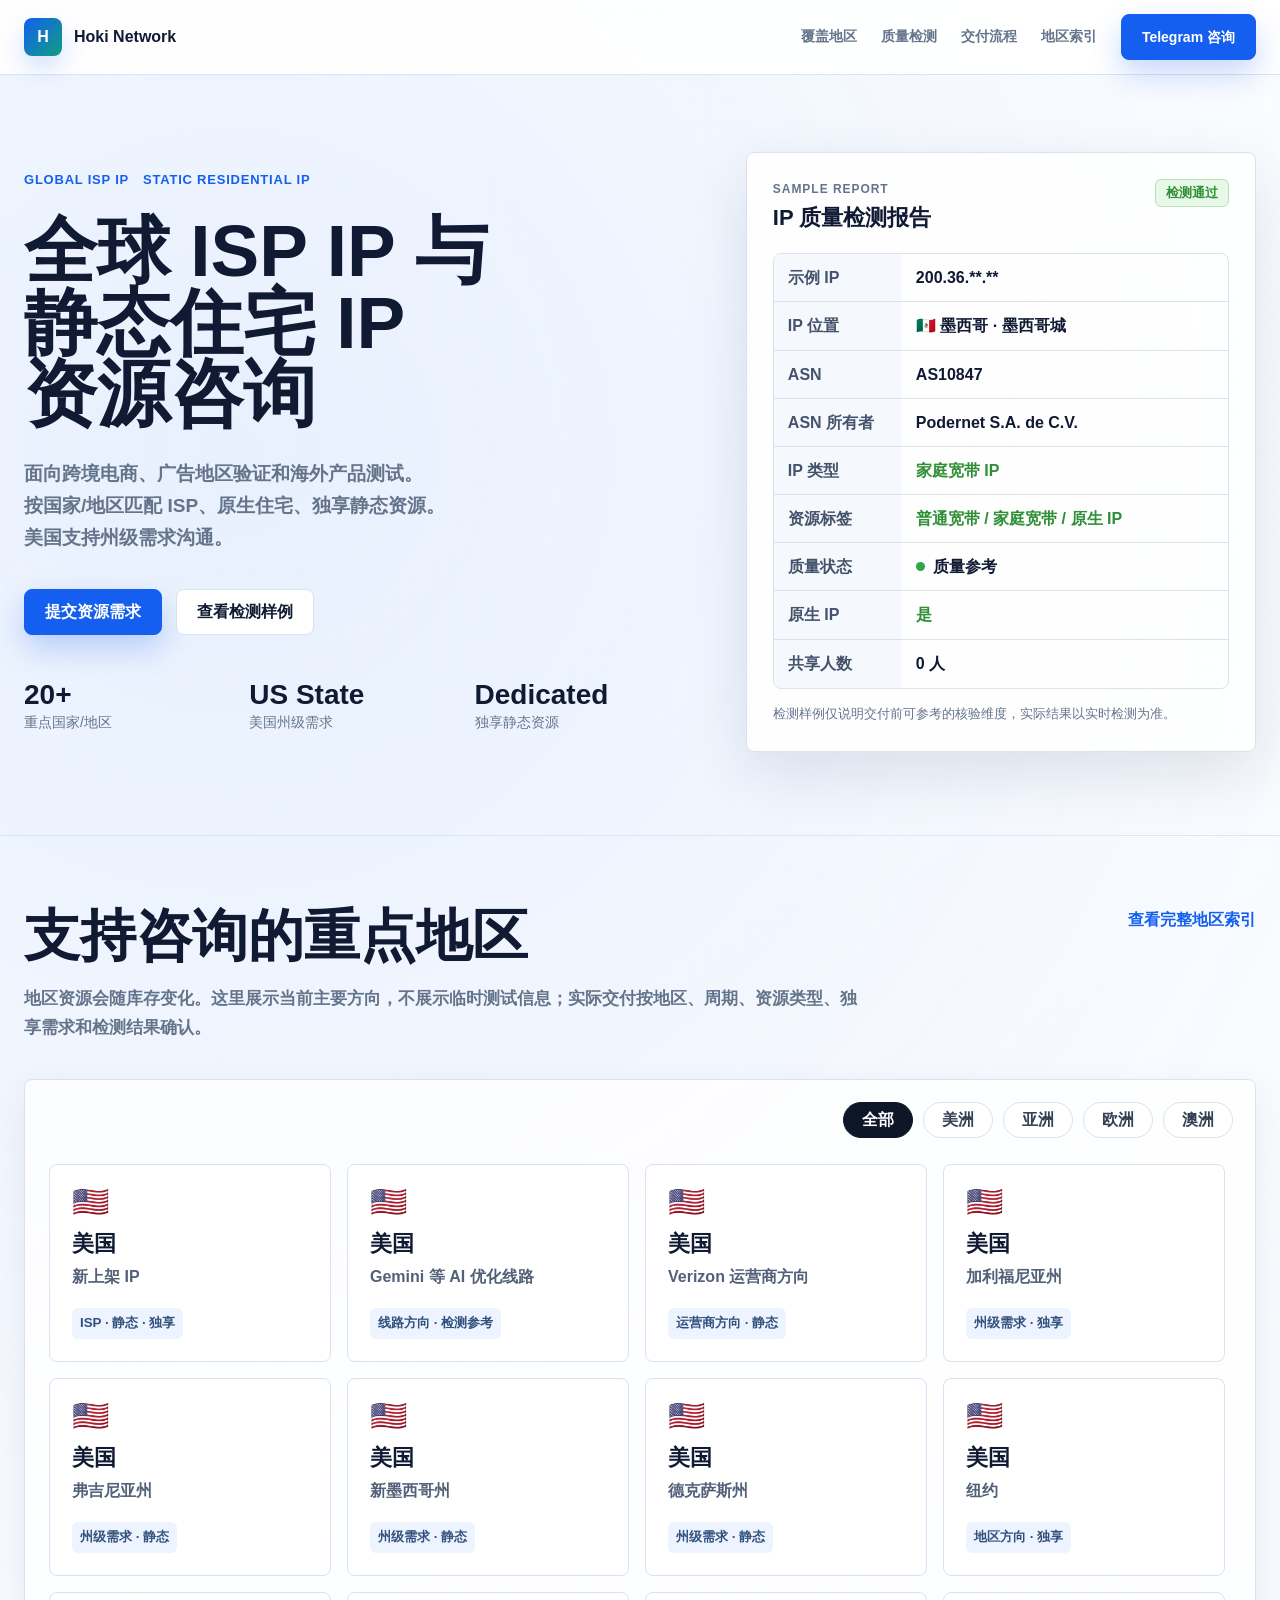
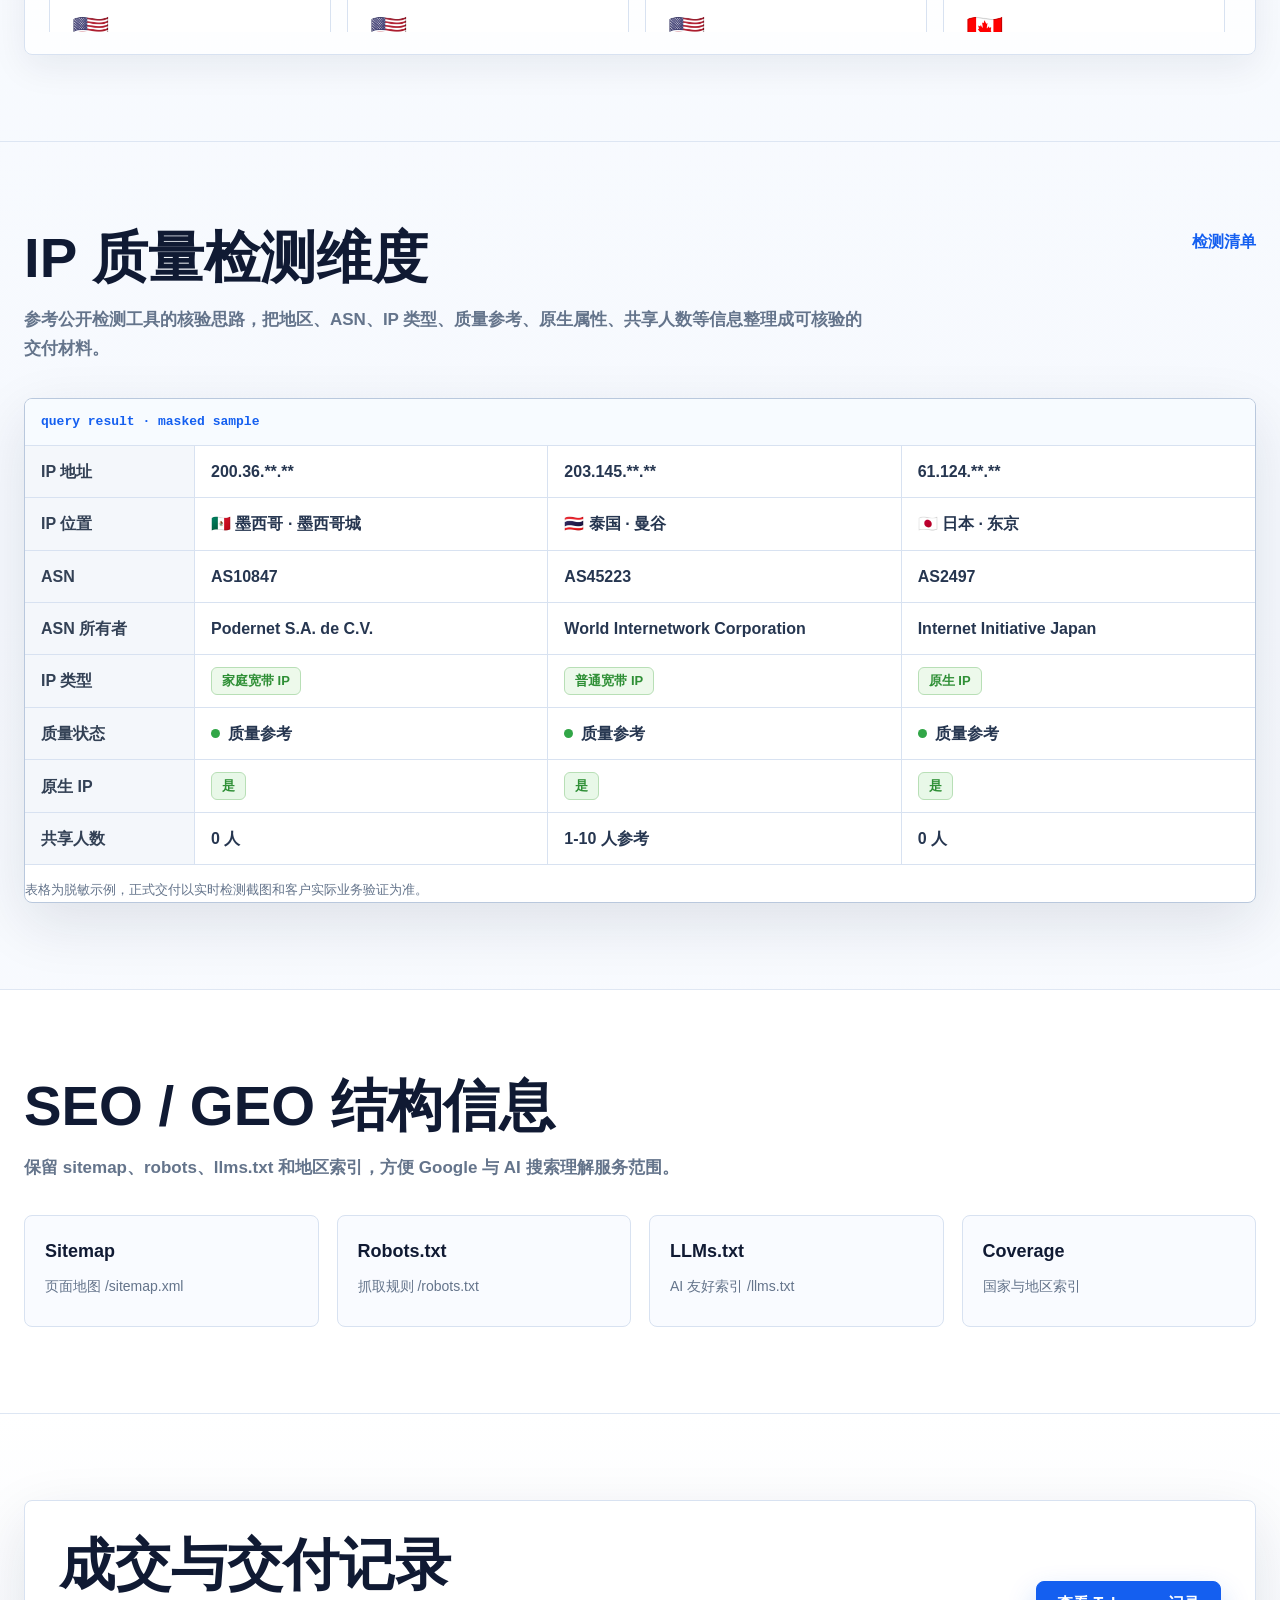
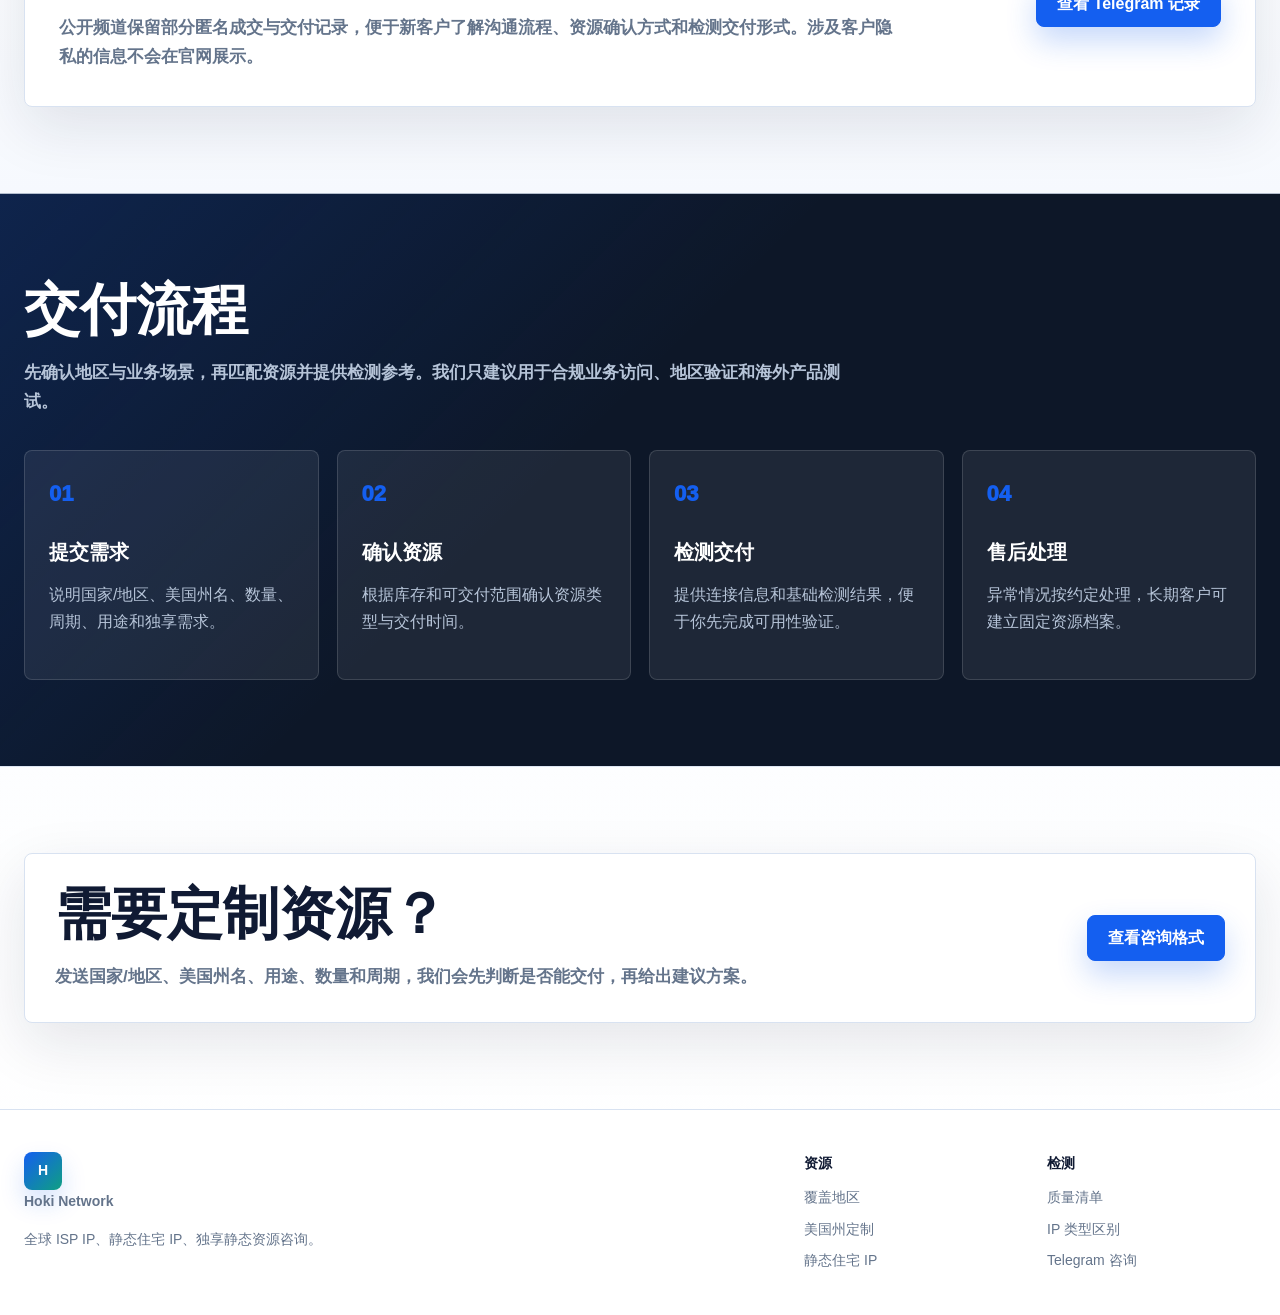
<file: index.html>
<!doctype html>
<html lang="zh-CN">
<head>
  <meta charset="utf-8">
  <meta name="viewport" content="width=device-width, initial-scale=1">
  <title>Hoki Network | 全球 ISP IP / 静态住宅 IP / 独享静态 IP 资源咨询</title>
  <meta name="description" content="Hoki Network 提供全球 ISP IP、静态住宅 IP、原生住宅 IP、独享静态 IP 资源咨询，支持美国州级需求、香港、台湾、日本、韩国、新加坡、马来西亚、越南、印尼、菲律宾、泰国、英国、德国、法国、西班牙、意大利、澳大利亚等地区。">
  <meta name="keywords" content="ISP IP, 静态住宅 IP, 原生住宅 IP, 独享静态 IP, 美国州定制 IP, 香港 ISP IP, 日本住宅 IP, IP 质量检测, 跨境电商网络环境, 广告地区验证">
  <meta property="og:title" content="Hoki Network | 全球 ISP IP 与静态住宅 IP 资源咨询">
  <meta property="og:description" content="面向跨境业务、广告地区验证、海外产品测试和稳定登录环境的全球 ISP / 原生住宅 / 独享静态 IP 资源咨询。">
  <meta property="og:url" content="https://hoki.work/">
  <meta property="og:type" content="website">
  <link rel="canonical" href="https://hoki.work/">
  <link rel="stylesheet" href="/styles.css">
  <script type="application/ld+json">
  {
    "@context": "https://schema.org",
    "@type": "Service",
    "name": "Hoki Network Global ISP IP Resource Consultation",
    "url": "https://hoki.work/",
    "provider": {
      "@type": "Organization",
      "name": "Hoki Network",
      "url": "https://hoki.work/"
    },
    "serviceType": "ISP IP, static residential IP, dedicated static IP resource consultation",
    "areaServed": [
      "United States", "Canada", "Mexico", "Brazil", "Hong Kong", "Taiwan", "Japan", "South Korea",
      "Singapore", "Malaysia", "Vietnam", "Indonesia", "Philippines", "Thailand",
      "United Kingdom", "Germany", "France", "Spain", "Italy", "Australia"
    ],
    "description": "全球 ISP IP、静态住宅 IP、原生住宅 IP、独享静态 IP 资源咨询，适合合规跨境业务访问、广告地区验证、海外产品测试和稳定登录环境。"
  }
  </script>
</head>
<body>
  <header class="site-header">
    <nav class="nav" aria-label="主导航">
      <a class="brand" href="/" aria-label="Hoki Network 首页">
        <span class="brand-mark">H</span>
        <span>Hoki Network</span>
      </a>
      <div class="nav-links">
        <a href="#coverage">覆盖地区</a>
        <a href="#quality">质量检测</a>
        <a href="#workflow">交付流程</a>
        <a href="/coverage/">地区索引</a>
        <a class="button primary" href="/contact/">Telegram 咨询</a>
      </div>
    </nav>
  </header>

  <main>
    <section class="hero premium-hero">
      <div class="hero-copy">
        <p class="service-line"><span>Global ISP IP</span><span>Static Residential IP</span></p>
        <h1><span>全球 ISP IP 与</span><span>静态住宅 IP</span><span>资源咨询</span></h1>
        <p class="hero-lede"><span>面向跨境电商、广告地区验证和海外产品测试。</span><span>按国家/地区匹配 ISP、原生住宅、独享静态资源。</span><span>美国支持州级需求沟通。</span></p>
        <div class="hero-actions">
          <a class="button primary" href="/contact/">提交资源需求</a>
          <a class="button" href="#quality">查看检测样例</a>
        </div>
        <div class="hero-proof" aria-label="核心能力">
          <div><strong>20+</strong>重点国家/地区</div>
          <div><strong>US State</strong>美国州级需求</div>
          <div><strong>Dedicated</strong>独享静态资源</div>
        </div>
      </div>

      <aside class="quality-card hero-report" aria-label="IP 质量检测报告示例">
        <div class="report-head">
          <div>
            <span class="mini-label">Sample report</span>
            <h2>IP 质量检测报告</h2>
          </div>
          <span class="status-badge pass">检测通过</span>
        </div>
        <div class="report-table compact">
          <div class="report-row"><span>示例 IP</span><strong>200.36.**.**</strong></div>
          <div class="report-row"><span>IP 位置</span><strong>🇲🇽 墨西哥 · 墨西哥城</strong></div>
          <div class="report-row"><span>ASN</span><strong>AS10847</strong></div>
          <div class="report-row"><span>ASN 所有者</span><strong>Podernet S.A. de C.V.</strong></div>
          <div class="report-row"><span>IP 类型</span><strong><em>家庭宽带 IP</em></strong></div>
          <div class="report-row"><span>资源标签</span><strong><em>普通宽带 / 家庭宽带 / 原生 IP</em></strong></div>
          <div class="report-row"><span>质量状态</span><strong><i class="dot"></i>质量参考</strong></div>
          <div class="report-row"><span>原生 IP</span><strong><em>是</em></strong></div>
          <div class="report-row"><span>共享人数</span><strong>0 人</strong></div>
        </div>
        <p class="report-note">检测样例仅说明交付前可参考的核验维度，实际结果以实时检测为准。</p>
      </aside>
    </section>

    <section class="section flush" id="coverage">
      <div class="wrap">
        <div class="section-head">
          <div>
            <h2>支持咨询的重点地区</h2>
            <p class="section-intro">地区资源会随库存变化。这里展示当前主要方向，不展示临时测试信息；实际交付按地区、周期、资源类型、独享需求和检测结果确认。</p>
          </div>
          <a class="text-link" href="/coverage/">查看完整地区索引</a>
        </div>

        <div class="coverage-shell" aria-label="可滚动地区资源列表">
          <div class="segmented" aria-label="地区筛选">
            <button class="active" type="button" data-filter="all" aria-pressed="true">全部</button>
            <button type="button" data-filter="americas" aria-pressed="false">美洲</button>
            <button type="button" data-filter="asia" aria-pressed="false">亚洲</button>
            <button type="button" data-filter="europe" aria-pressed="false">欧洲</button>
            <button type="button" data-filter="oceania" aria-pressed="false">澳洲</button>
          </div>
          <div class="region-scroller" tabindex="0">
            <article class="market-card" data-region="americas"><span>🇺🇸</span><h3>美国</h3><p>新上架 IP</p><small>ISP · 静态 · 独享</small></article>
            <article class="market-card" data-region="americas"><span>🇺🇸</span><h3>美国</h3><p>Gemini 等 AI 优化线路</p><small>线路方向 · 检测参考</small></article>
            <article class="market-card" data-region="americas"><span>🇺🇸</span><h3>美国</h3><p>Verizon 运营商方向</p><small>运营商方向 · 静态</small></article>
            <article class="market-card" data-region="americas"><span>🇺🇸</span><h3>美国</h3><p>加利福尼亚州</p><small>州级需求 · 独享</small></article>
            <article class="market-card" data-region="americas"><span>🇺🇸</span><h3>美国</h3><p>弗吉尼亚州</p><small>州级需求 · 静态</small></article>
            <article class="market-card" data-region="americas"><span>🇺🇸</span><h3>美国</h3><p>新墨西哥州</p><small>州级需求 · 静态</small></article>
            <article class="market-card" data-region="americas"><span>🇺🇸</span><h3>美国</h3><p>德克萨斯州</p><small>州级需求 · 静态</small></article>
            <article class="market-card" data-region="americas"><span>🇺🇸</span><h3>美国</h3><p>纽约</p><small>地区方向 · 独享</small></article>
            <article class="market-card" data-region="americas"><span>🇺🇸</span><h3>美国</h3><p>华盛顿</p><small>地区方向 · 静态</small></article>
            <article class="market-card" data-region="americas"><span>🇺🇸</span><h3>美国</h3><p>芝加哥</p><small>地区方向 · 静态</small></article>
            <article class="market-card" data-region="americas"><span>🇺🇸</span><h3>美国</h3><p>马里兰州</p><small>州级需求 · 静态</small></article>
            <article class="market-card" data-region="americas"><span>🇨🇦</span><h3>加拿大</h3><p>安大略省</p><small>美洲 · 静态</small></article>
            <article class="market-card" data-region="americas"><span>🇲🇽</span><h3>墨西哥</h3><p>墨西哥城</p><small>美洲 · 原生参考</small></article>
            <article class="market-card" data-region="americas"><span>🇧🇷</span><h3>巴西</h3><p>里约热内卢</p><small>美洲 · 静态</small></article>
            <article class="market-card" data-region="asia"><span>🇭🇰</span><h3>中国香港</h3><p>香港</p><small>亚洲 · ISP</small></article>
            <article class="market-card" data-region="asia"><span>🇹🇼</span><h3>中国台湾</h3><p>台湾</p><small>亚洲 · 静态</small></article>
            <article class="market-card" data-region="asia"><span>🇯🇵</span><h3>日本</h3><p>东京</p><small>亚洲 · 原生参考</small></article>
            <article class="market-card" data-region="asia"><span>🇰🇷</span><h3>韩国</h3><p>首尔</p><small>亚洲 · 静态</small></article>
            <article class="market-card" data-region="asia"><span>🇸🇬</span><h3>新加坡</h3><p>新加坡</p><small>亚洲 · 静态</small></article>
            <article class="market-card" data-region="asia"><span>🇲🇾</span><h3>马来西亚</h3><p>吉隆坡</p><small>亚洲 · 静态</small></article>
            <article class="market-card" data-region="asia"><span>🇻🇳</span><h3>越南</h3><p>河内</p><small>亚洲 · 静态</small></article>
            <article class="market-card" data-region="asia"><span>🇮🇩</span><h3>印度尼西亚</h3><p>廖内群岛</p><small>亚洲 · 静态</small></article>
            <article class="market-card" data-region="asia"><span>🇵🇭</span><h3>菲律宾</h3><p>马尼拉</p><small>亚洲 · 静态</small></article>
            <article class="market-card" data-region="asia"><span>🇹🇭</span><h3>泰国</h3><p>曼谷</p><small>亚洲 · 静态</small></article>
            <article class="market-card" data-region="europe"><span>🇬🇧</span><h3>英国</h3><p>伦敦</p><small>欧洲 · ISP</small></article>
            <article class="market-card" data-region="europe"><span>🇩🇪</span><h3>德国</h3><p>黑森州</p><small>欧洲 · 静态</small></article>
            <article class="market-card" data-region="europe"><span>🇫🇷</span><h3>法国</h3><p>巴黎</p><small>欧洲 · 静态</small></article>
            <article class="market-card" data-region="europe"><span>🇪🇸</span><h3>西班牙</h3><p>阿拉瓦</p><small>欧洲 · 静态</small></article>
            <article class="market-card" data-region="europe"><span>🇮🇹</span><h3>意大利</h3><p>伦巴第</p><small>欧洲 · 静态</small></article>
            <article class="market-card" data-region="oceania"><span>🇦🇺</span><h3>澳大利亚</h3><p>昆士兰</p><small>澳洲 · 静态</small></article>
          </div>
        </div>
      </div>
    </section>

    <section class="section" id="quality">
      <div class="wrap">
        <div class="section-head">
          <div>
            <h2>IP 质量检测维度</h2>
            <p class="section-intro">参考公开检测工具的核验思路，把地区、ASN、IP 类型、质量参考、原生属性、共享人数等信息整理成可核验的交付材料。</p>
          </div>
          <a class="text-link" href="/ip-quality-checklist/">检测清单</a>
        </div>

        <div class="inspection-panel" aria-label="Ping0 风格 IP 质量检测表示例">
          <div class="terminal-bar">query result · masked sample</div>
          <div class="inspection-grid">
            <div class="field-label">IP 地址</div><div>200.36.**.**</div><div>203.145.**.**</div><div>61.124.**.**</div>
            <div class="field-label">IP 位置</div><div>🇲🇽 墨西哥 · 墨西哥城</div><div>🇹🇭 泰国 · 曼谷</div><div>🇯🇵 日本 · 东京</div>
            <div class="field-label">ASN</div><div>AS10847</div><div>AS45223</div><div>AS2497</div>
            <div class="field-label">ASN 所有者</div><div>Podernet S.A. de C.V.</div><div>World Internetwork Corporation</div><div>Internet Initiative Japan</div>
            <div class="field-label">IP 类型</div><div><span class="status-badge">家庭宽带 IP</span></div><div><span class="status-badge">普通宽带 IP</span></div><div><span class="status-badge">原生 IP</span></div>
            <div class="field-label">质量状态</div><div><i class="dot"></i>质量参考</div><div><i class="dot"></i>质量参考</div><div><i class="dot"></i>质量参考</div>
            <div class="field-label">原生 IP</div><div><span class="status-badge pass">是</span></div><div><span class="status-badge pass">是</span></div><div><span class="status-badge pass">是</span></div>
            <div class="field-label">共享人数</div><div>0 人</div><div>1-10 人参考</div><div>0 人</div>
          </div>
          <p class="report-note">表格为脱敏示例，正式交付以实时检测截图和客户实际业务验证为准。</p>
        </div>
      </div>
    </section>

    <section class="section signal-section">
      <div class="wrap">
        <h2>SEO / GEO 结构信息</h2>
        <p class="section-intro">保留 sitemap、robots、llms.txt 和地区索引，方便 Google 与 AI 搜索理解服务范围。</p>
        <div class="signal-grid">
          <a href="/sitemap.xml"><strong>Sitemap</strong><span>页面地图 /sitemap.xml</span></a>
          <a href="/robots.txt"><strong>Robots.txt</strong><span>抓取规则 /robots.txt</span></a>
          <a href="/llms.txt"><strong>LLMs.txt</strong><span>AI 友好索引 /llms.txt</span></a>
          <a href="/coverage/"><strong>Coverage</strong><span>国家与地区索引</span></a>
        </div>
      </div>
    </section>

    <section class="section record-section">
      <div class="wrap">
        <div class="record-box">
          <div>
            <h2>成交与交付记录</h2>
            <p class="section-intro">公开频道保留部分匿名成交与交付记录，便于新客户了解沟通流程、资源确认方式和检测交付形式。涉及客户隐私的信息不会在官网展示。</p>
          </div>
          <a class="button primary" href="https://t.me/tkpaytk/177" rel="nofollow">查看 Telegram 记录</a>
        </div>
      </div>
    </section>

    <section class="section dark" id="workflow">
      <div class="wrap">
        <h2>交付流程</h2>
        <p class="section-intro">先确认地区与业务场景，再匹配资源并提供检测参考。我们只建议用于合规业务访问、地区验证和海外产品测试。</p>
        <div class="steps">
          <div class="step"><span>01</span><strong>提交需求</strong><p>说明国家/地区、美国州名、数量、周期、用途和独享需求。</p></div>
          <div class="step"><span>02</span><strong>确认资源</strong><p>根据库存和可交付范围确认资源类型与交付时间。</p></div>
          <div class="step"><span>03</span><strong>检测交付</strong><p>提供连接信息和基础检测结果，便于你先完成可用性验证。</p></div>
          <div class="step"><span>04</span><strong>售后处理</strong><p>异常情况按约定处理，长期客户可建立固定资源档案。</p></div>
        </div>
      </div>
    </section>

    <section class="section">
      <div class="wrap">
        <div class="contact-box">
          <div>
            <h2>需要定制资源？</h2>
            <p class="section-intro">发送国家/地区、美国州名、用途、数量和周期，我们会先判断是否能交付，再给出建议方案。</p>
          </div>
          <a class="button primary" href="/contact/">查看咨询格式</a>
        </div>
      </div>
    </section>
  </main>

  <footer class="footer">
    <div class="wrap footer-grid">
      <div>
        <a class="brand" href="/"><span class="brand-mark">H</span><span>Hoki Network</span></a>
        <p>全球 ISP IP、静态住宅 IP、独享静态资源咨询。</p>
      </div>
      <div>
        <strong>资源</strong>
        <a href="/coverage/">覆盖地区</a>
        <a href="/us-state-static-ip/">美国州定制</a>
        <a href="/static-residential-ip/">静态住宅 IP</a>
      </div>
      <div>
        <strong>检测</strong>
        <a href="/ip-quality-checklist/">质量清单</a>
        <a href="/isp-ip-vs-broadband-ip/">IP 类型区别</a>
        <a href="/contact/">Telegram 咨询</a>
      </div>
    </div>
  </footer>
  <script>
    const filterButtons = document.querySelectorAll(".segmented button");
    const regionCards = document.querySelectorAll(".market-card[data-region]");
    const regionScroller = document.querySelector(".region-scroller");

    filterButtons.forEach((button) => {
      button.addEventListener("click", () => {
        const selected = button.dataset.filter;
        filterButtons.forEach((item) => {
          const isActive = item === button;
          item.classList.toggle("active", isActive);
          item.setAttribute("aria-pressed", String(isActive));
        });
        regionCards.forEach((card) => {
          card.hidden = selected !== "all" && card.dataset.region !== selected;
        });
        if (regionScroller) {
          regionScroller.scrollTo({ top: 0, left: 0, behavior: "smooth" });
        }
      });
    });
  </script>
</body>
</html>
</file>
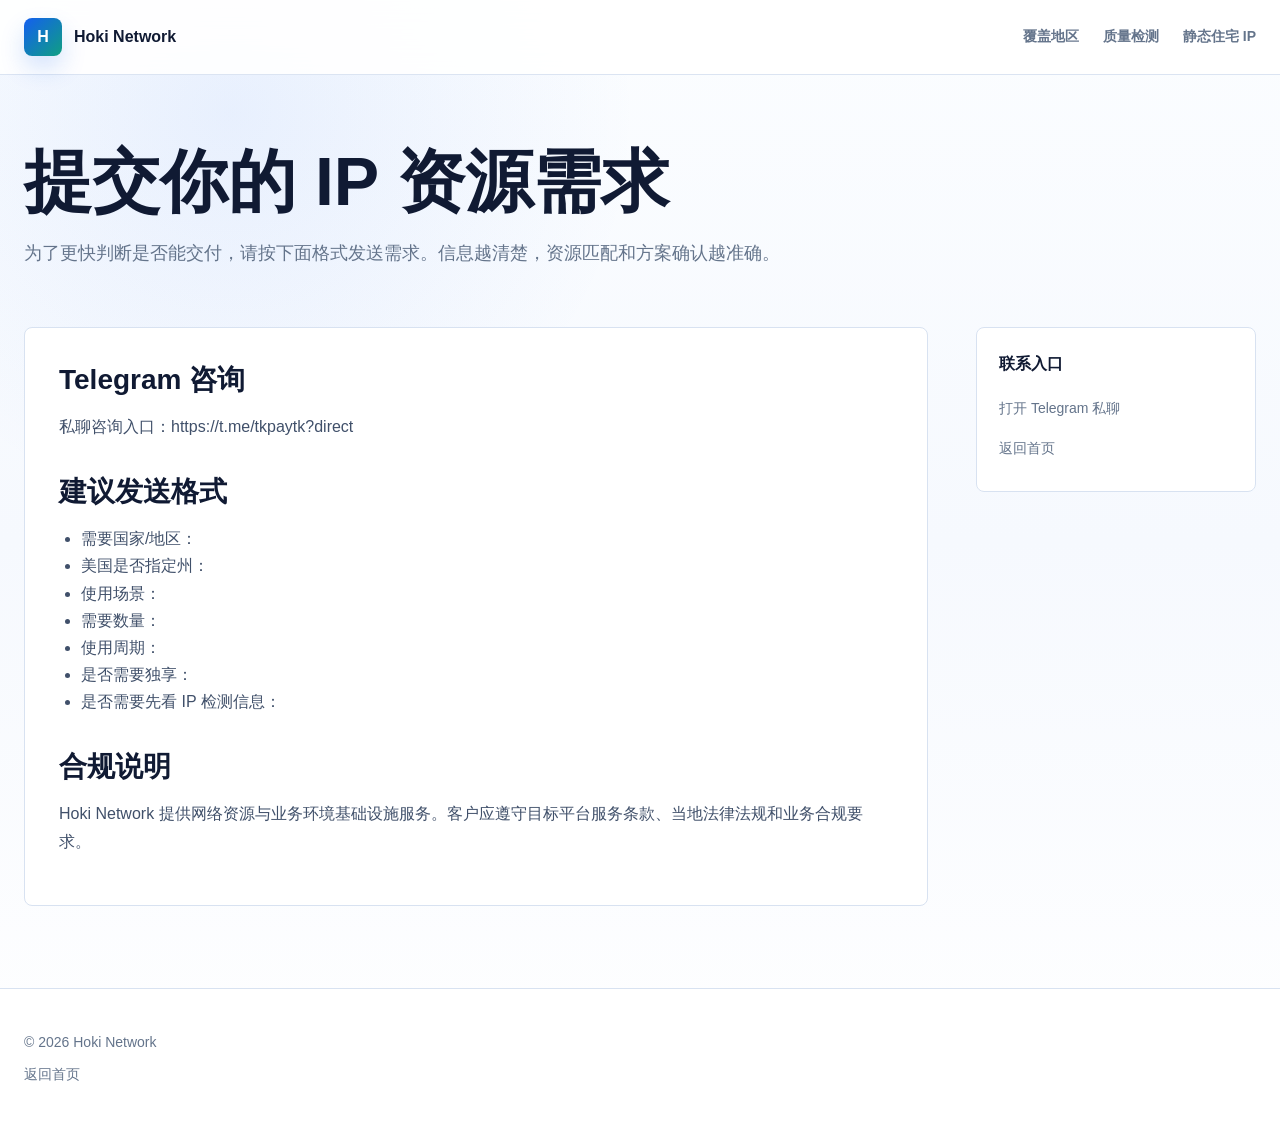
<file: contact/index.html>
<!doctype html>
<html lang="zh-CN">
<head>
  <meta charset="utf-8">
  <meta name="viewport" content="width=device-width, initial-scale=1">
  <title>联系 Hoki Network | 全球 ISP / 独享静态 IP 需求咨询</title>
  <meta name="description" content="联系 Hoki Network 咨询全球 ISP、原生住宅、独享静态 IP 资源。请提供国家/地区、美国州名、用途、数量、周期和独享需求。">
  <link rel="canonical" href="https://hoki.work/contact/">
  <link rel="stylesheet" href="/styles.css">
</head>
<body>
  <header class="site-header"><nav class="nav"><a class="brand" href="/"><span class="brand-mark">H</span><span>Hoki Network</span></a><div class="nav-links"><a href="/coverage/">覆盖地区</a><a href="/ip-quality-checklist/">质量检测</a><a href="/static-residential-ip/">静态住宅 IP</a></div></nav></header>
  <main class="wrap">
    <section class="page-hero">
      <h1>提交你的 IP 资源需求</h1>
      <p>为了更快判断是否能交付，请按下面格式发送需求。信息越清楚，资源匹配和方案确认越准确。</p>
    </section>
    <section class="article">
      <article class="article-main">
        <h2>Telegram 咨询</h2>
        <p>私聊咨询入口：<a href="https://t.me/tkpaytk?direct" rel="nofollow">https://t.me/tkpaytk?direct</a></p>
        <h2>建议发送格式</h2>
        <ul>
          <li>需要国家/地区：</li>
          <li>美国是否指定州：</li>
          <li>使用场景：</li>
          <li>需要数量：</li>
          <li>使用周期：</li>
          <li>是否需要独享：</li>
          <li>是否需要先看 IP 检测信息：</li>
        </ul>
        <h2>合规说明</h2>
        <p>Hoki Network 提供网络资源与业务环境基础设施服务。客户应遵守目标平台服务条款、当地法律法规和业务合规要求。</p>
      </article>
      <aside class="toc"><strong>联系入口</strong><a href="https://t.me/tkpaytk?direct" rel="nofollow">打开 Telegram 私聊</a><a href="/">返回首页</a></aside>
    </section>
  </main>
  <footer class="footer"><div class="wrap"><span>© 2026 Hoki Network</span><a href="/">返回首页</a></div></footer>
</body>
</html>
</file>
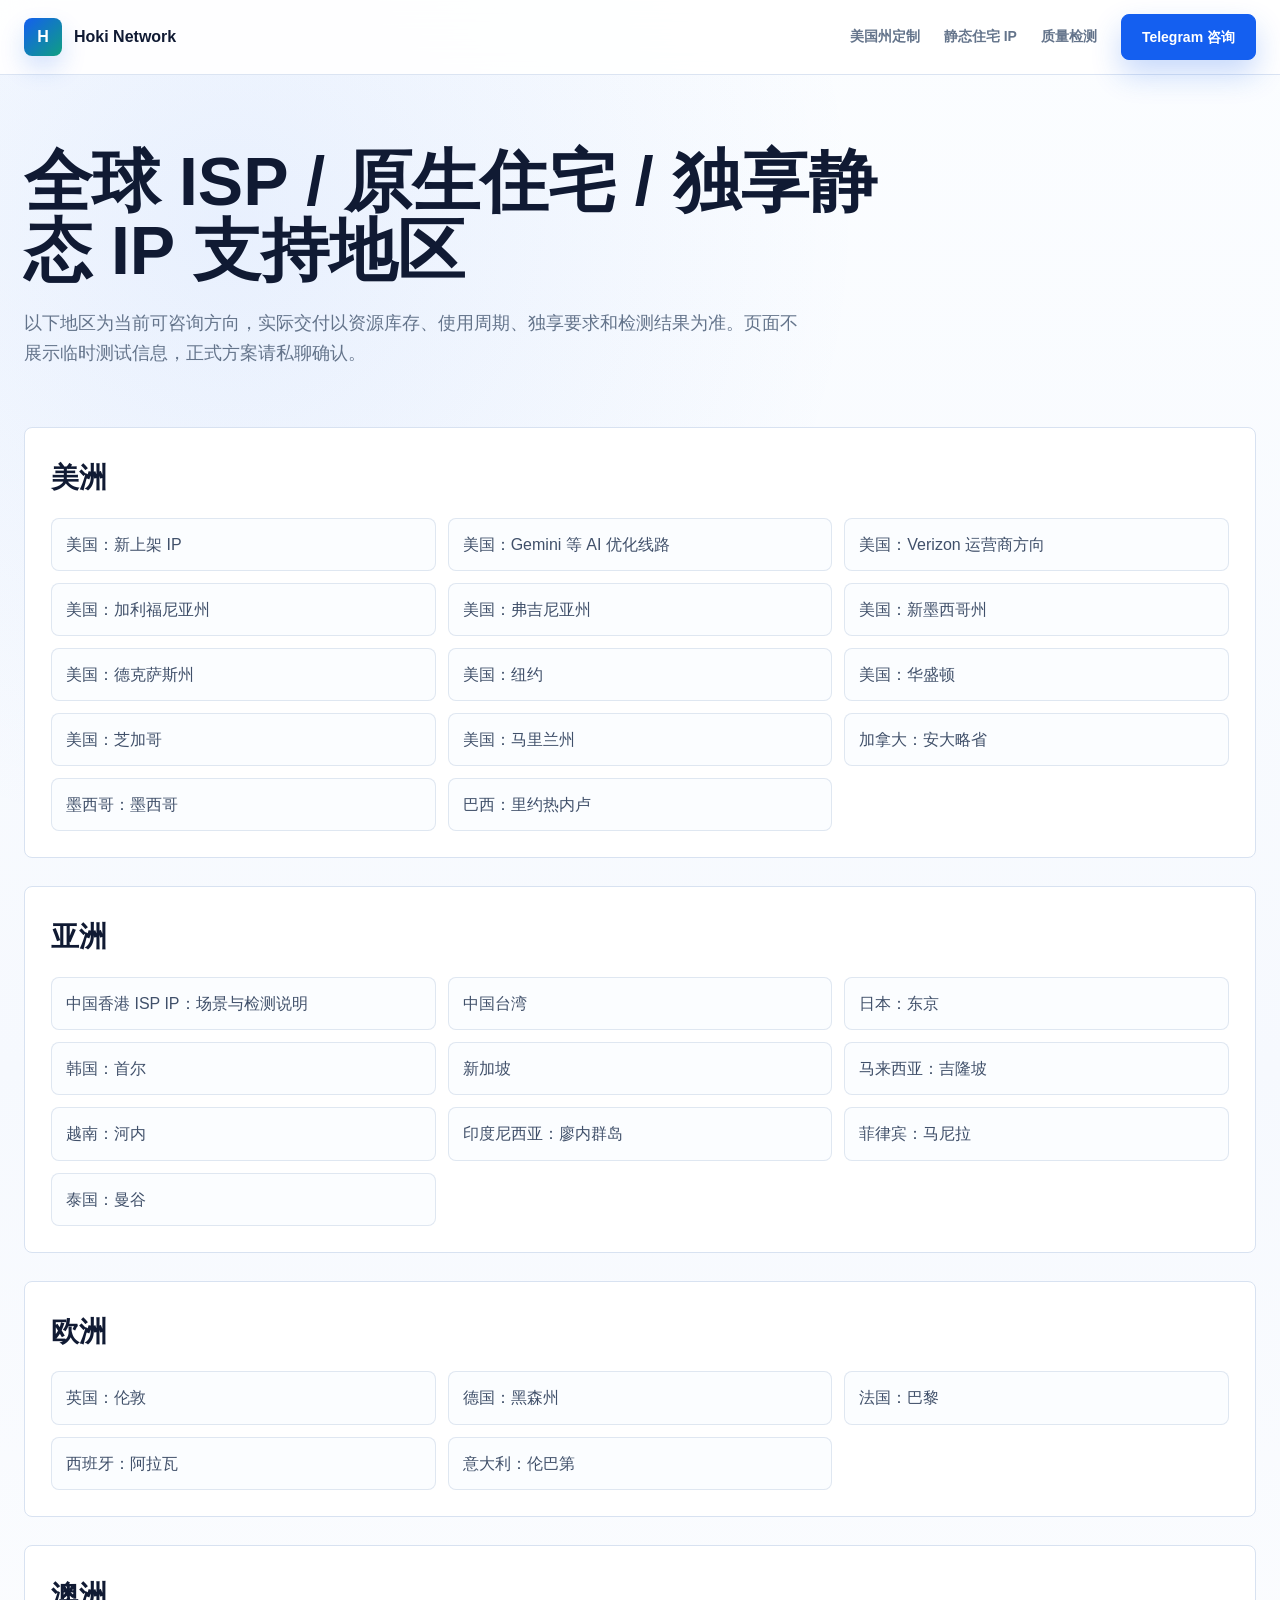
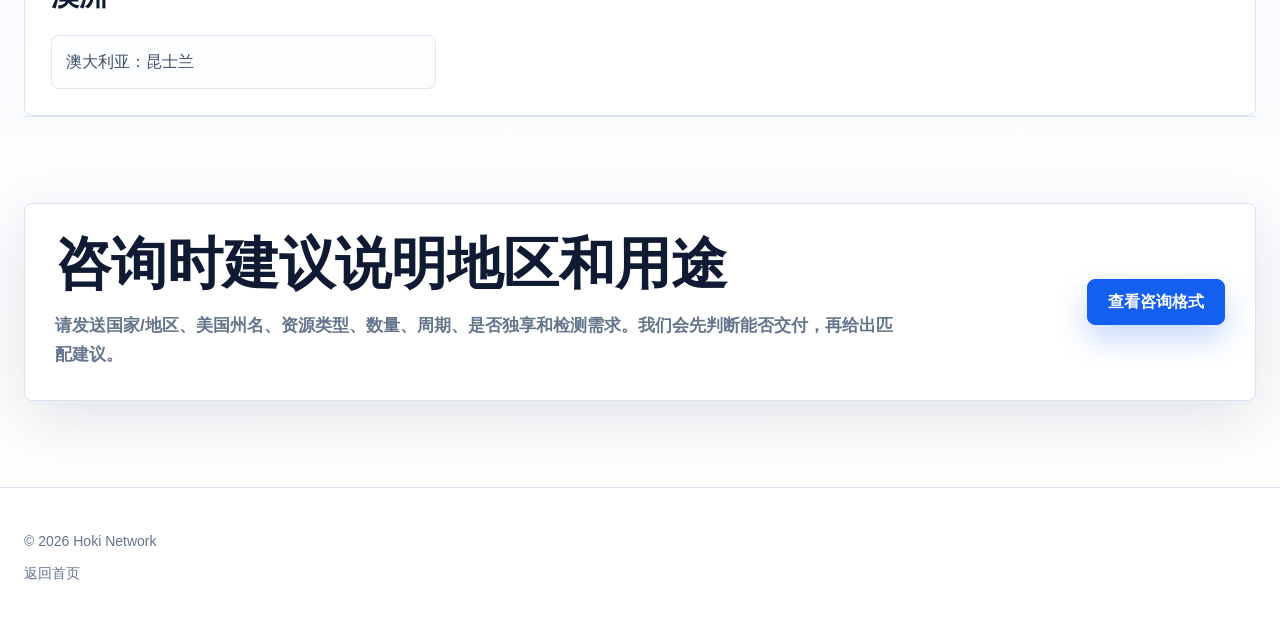
<file: coverage/index.html>
<!doctype html>
<html lang="zh-CN">
<head>
  <meta charset="utf-8">
  <meta name="viewport" content="width=device-width, initial-scale=1">
  <title>支持地区 | 全球 ISP / 原生住宅 / 独享静态 IP 覆盖范围 | Hoki Network</title>
  <meta name="description" content="Hoki Network 支持美国、加拿大、巴西、墨西哥、香港、台湾、日本、韩国、新加坡、马来西亚、越南、印尼、菲律宾、泰国、英国、德国、法国、西班牙、意大利、澳大利亚等地区 ISP、原生住宅、独享静态 IP 资源咨询。">
  <link rel="canonical" href="https://hoki.work/coverage/">
  <link rel="stylesheet" href="/styles.css">
  <script type="application/ld+json">
  {
    "@context": "https://schema.org",
    "@type": "Service",
    "name": "Global ISP and Static Residential IP Resource Consultation",
    "provider": {
      "@type": "Organization",
      "name": "Hoki Network",
      "url": "https://hoki.work/"
    },
    "areaServed": [
      "United States", "Canada", "Brazil", "Mexico", "Hong Kong", "Taiwan", "Japan", "South Korea",
      "Singapore", "Malaysia", "Vietnam", "Indonesia", "Philippines", "Thailand",
      "United Kingdom", "Germany", "France", "Spain", "Italy", "Australia"
    ],
    "serviceType": "ISP IP, static residential IP, dedicated static IP resource consultation"
  }
  </script>
</head>
<body>
  <header class="site-header">
    <nav class="nav">
      <a class="brand" href="/"><span class="brand-mark">H</span><span>Hoki Network</span></a>
      <div class="nav-links">
        <a href="/us-state-static-ip/">美国州定制</a>
        <a href="/static-residential-ip/">静态住宅 IP</a>
        <a href="/ip-quality-checklist/">质量检测</a>
        <a class="button primary" href="/contact/">Telegram 咨询</a>
      </div>
    </nav>
  </header>

  <main class="wrap">
    <section class="page-hero">
      <h1>全球 ISP / 原生住宅 / 独享静态 IP 支持地区</h1>
      <p>以下地区为当前可咨询方向，实际交付以资源库存、使用周期、独享要求和检测结果为准。页面不展示临时测试信息，正式方案请私聊确认。</p>
    </section>

    <section class="coverage-list" aria-label="覆盖地区列表">
      <div class="coverage-group">
        <h2>美洲</h2>
        <ul class="coverage-items">
          <li>美国：新上架 IP</li>
          <li>美国：Gemini 等 AI 优化线路</li>
          <li>美国：Verizon 运营商方向</li>
          <li>美国：加利福尼亚州</li>
          <li>美国：弗吉尼亚州</li>
          <li>美国：新墨西哥州</li>
          <li>美国：德克萨斯州</li>
          <li>美国：纽约</li>
          <li>美国：华盛顿</li>
          <li>美国：芝加哥</li>
          <li>美国：马里兰州</li>
          <li>加拿大：安大略省</li>
          <li>墨西哥：墨西哥</li>
          <li>巴西：里约热内卢</li>
        </ul>
      </div>

      <div class="coverage-group">
        <h2>亚洲</h2>
        <ul class="coverage-items">
          <li><a href="/hong-kong-isp-ip/">中国香港 ISP IP：场景与检测说明</a></li>
          <li>中国台湾</li>
          <li>日本：东京</li>
          <li>韩国：首尔</li>
          <li>新加坡</li>
          <li>马来西亚：吉隆坡</li>
          <li>越南：河内</li>
          <li>印度尼西亚：廖内群岛</li>
          <li>菲律宾：马尼拉</li>
          <li>泰国：曼谷</li>
        </ul>
      </div>

      <div class="coverage-group">
        <h2>欧洲</h2>
        <ul class="coverage-items">
          <li>英国：伦敦</li>
          <li>德国：黑森州</li>
          <li>法国：巴黎</li>
          <li>西班牙：阿拉瓦</li>
          <li>意大利：伦巴第</li>
        </ul>
      </div>

      <div class="coverage-group">
        <h2>澳洲</h2>
        <ul class="coverage-items">
          <li>澳大利亚：昆士兰</li>
        </ul>
      </div>
    </section>

    <section class="section">
      <div class="contact-box">
        <div>
          <h2>咨询时建议说明地区和用途</h2>
          <p class="section-intro">请发送国家/地区、美国州名、资源类型、数量、周期、是否独享和检测需求。我们会先判断能否交付，再给出匹配建议。</p>
        </div>
        <a class="button primary" href="/contact/">查看咨询格式</a>
      </div>
    </section>
  </main>

  <footer class="footer">
    <div class="wrap">
      <span>© 2026 Hoki Network</span>
      <a href="/">返回首页</a>
    </div>
  </footer>
</body>
</html>
</file>
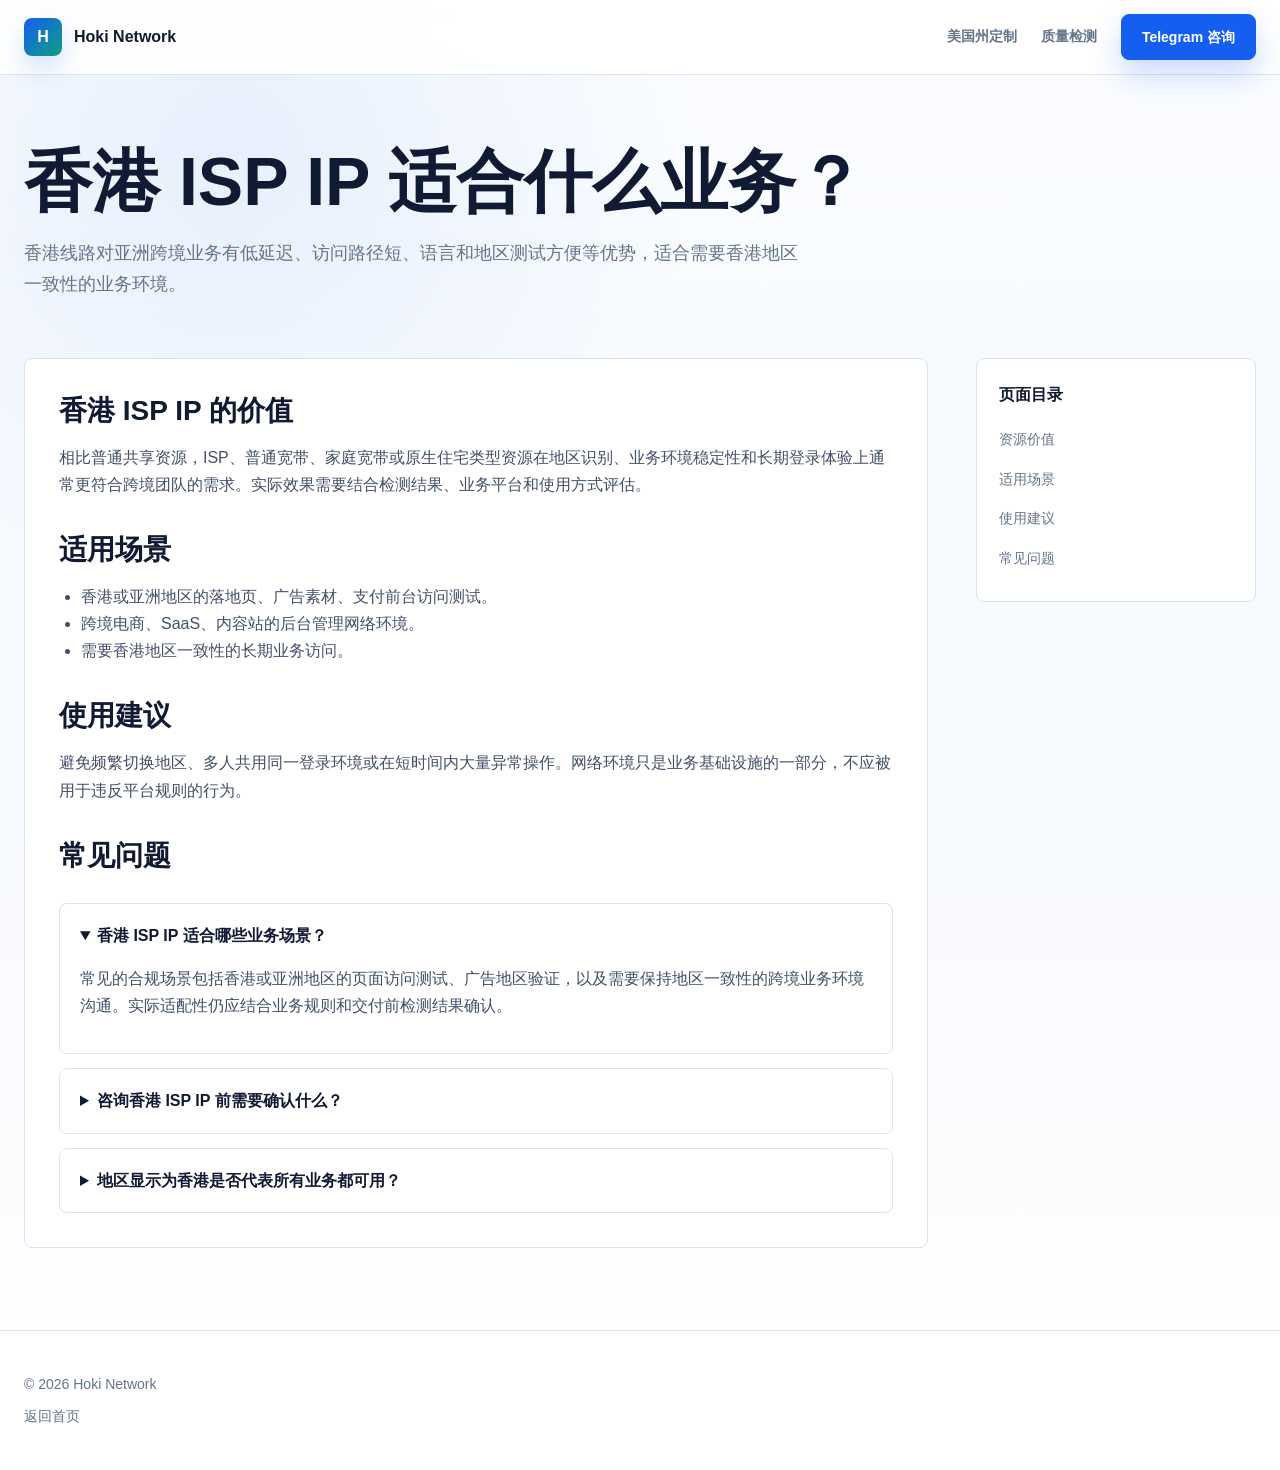
<file: hong-kong-isp-ip/index.html>
<!doctype html>
<html lang="zh-CN">
<head>
  <meta charset="utf-8">
  <meta name="viewport" content="width=device-width, initial-scale=1">
  <title>香港 ISP IP：适合哪些跨境业务与地区验证场景？| Hoki Network</title>
  <meta name="description" content="香港 ISP IP 适合亚洲地区访问测试、广告地区验证与跨境业务环境沟通。了解地区一致性、交付前检测重点和咨询时需要确认的信息。">
  <link rel="canonical" href="https://hoki.work/hong-kong-isp-ip/">
  <link rel="stylesheet" href="/styles.css">
  <script type="application/ld+json">
  {
    "@context": "https://schema.org",
    "@graph": [
      {
        "@type": "BreadcrumbList",
        "itemListElement": [
          { "@type": "ListItem", "position": 1, "name": "首页", "item": "https://hoki.work/" },
          { "@type": "ListItem", "position": 2, "name": "支持地区", "item": "https://hoki.work/coverage/" },
          { "@type": "ListItem", "position": 3, "name": "香港 ISP IP", "item": "https://hoki.work/hong-kong-isp-ip/" }
        ]
      },
      {
        "@type": "FAQPage",
        "mainEntity": [
          {
            "@type": "Question",
            "name": "香港 ISP IP 适合哪些业务场景？",
            "acceptedAnswer": {
              "@type": "Answer",
              "text": "常见的合规场景包括香港或亚洲地区的页面访问测试、广告地区验证，以及需要保持地区一致性的跨境业务环境沟通。实际适配性仍应结合业务规则和交付前检测结果确认。"
            }
          },
          {
            "@type": "Question",
            "name": "咨询香港 ISP IP 前需要确认什么？",
            "acceptedAnswer": {
              "@type": "Answer",
              "text": "建议先说明用途、使用周期、是否需要独享、预期地区及检测重点。可在交付前参考脱敏样例核验地区、ASN、IP 类型和共享情况等信息。"
            }
          },
          {
            "@type": "Question",
            "name": "地区显示为香港是否代表所有业务都可用？",
            "acceptedAnswer": {
              "@type": "Answer",
              "text": "不代表。地区信息只是核验维度之一，实际结果还会受业务平台规则、资源状态和使用方式影响。应仅用于合规业务访问、地区验证和产品测试，并以实际业务验证为准。"
            }
          }
        ]
      }
    ]
  }
  </script>
</head>
<body>
  <header class="site-header"><nav class="nav"><a class="brand" href="/"><span class="brand-mark">H</span><span>Hoki Network</span></a><div class="nav-links"><a href="/us-state-static-ip/">美国州定制</a><a href="/ip-quality-checklist/">质量检测</a><a class="button primary" href="/contact/">Telegram 咨询</a></div></nav></header>
  <main class="wrap">
    <section class="page-hero">
      <h1>香港 ISP IP 适合什么业务？</h1>
      <p>香港线路对亚洲跨境业务有低延迟、访问路径短、语言和地区测试方便等优势，适合需要香港地区一致性的业务环境。</p>
    </section>
    <section class="article">
      <article class="article-main">
        <h2 id="value">香港 ISP IP 的价值</h2>
        <p>相比普通共享资源，ISP、普通宽带、家庭宽带或原生住宅类型资源在地区识别、业务环境稳定性和长期登录体验上通常更符合跨境团队的需求。实际效果需要结合检测结果、业务平台和使用方式评估。</p>
        <h2 id="scenes">适用场景</h2>
        <ul>
          <li>香港或亚洲地区的落地页、广告素材、支付前台访问测试。</li>
          <li>跨境电商、SaaS、内容站的后台管理网络环境。</li>
          <li>需要香港地区一致性的长期业务访问。</li>
        </ul>
        <h2 id="risk">使用建议</h2>
        <p>避免频繁切换地区、多人共用同一登录环境或在短时间内大量异常操作。网络环境只是业务基础设施的一部分，不应被用于违反平台规则的行为。</p>
        <h2 id="faq">常见问题</h2>
        <div class="faq">
          <details open><summary>香港 ISP IP 适合哪些业务场景？</summary><p>常见的合规场景包括香港或亚洲地区的页面访问测试、广告地区验证，以及需要保持地区一致性的跨境业务环境沟通。实际适配性仍应结合业务规则和交付前检测结果确认。</p></details>
          <details><summary>咨询香港 ISP IP 前需要确认什么？</summary><p>建议先说明用途、使用周期、是否需要独享、预期地区及检测重点。可在交付前参考脱敏样例核验地区、ASN、IP 类型和共享情况等信息。</p></details>
          <details><summary>地区显示为香港是否代表所有业务都可用？</summary><p>不代表。地区信息只是核验维度之一，实际结果还会受业务平台规则、资源状态和使用方式影响。应仅用于合规业务访问、地区验证和产品测试，并以实际业务验证为准。</p></details>
        </div>
      </article>
      <aside class="toc"><strong>页面目录</strong><a href="#value">资源价值</a><a href="#scenes">适用场景</a><a href="#risk">使用建议</a><a href="#faq">常见问题</a></aside>
    </section>
  </main>
  <footer class="footer"><div class="wrap"><span>© 2026 Hoki Network</span><a href="/">返回首页</a></div></footer>
</body>
</html>
</file>
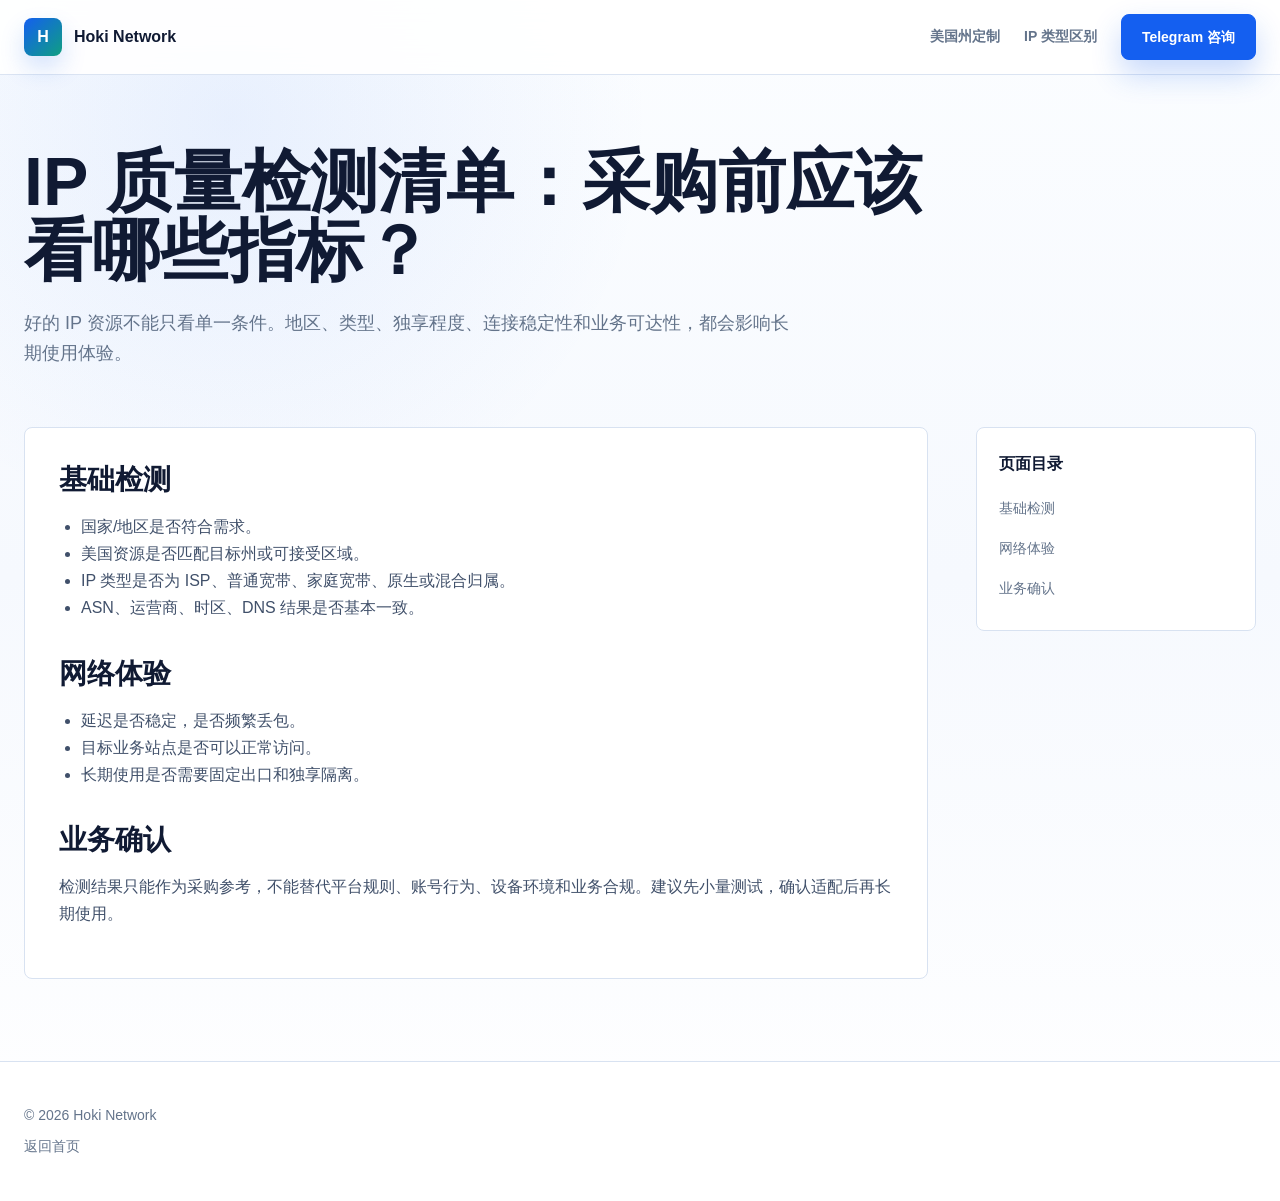
<file: ip-quality-checklist/index.html>
<!doctype html>
<html lang="zh-CN">
<head>
  <meta charset="utf-8">
  <meta name="viewport" content="width=device-width, initial-scale=1">
  <title>IP 质量检测清单：采购前应该看哪些指标？| Hoki Network</title>
  <meta name="description" content="采购 ISP、原生住宅、独享静态 IP 前，建议检查地区、ASN、IP 类型、连通性、延迟、稳定性和业务可达性。">
  <link rel="canonical" href="https://hoki.work/ip-quality-checklist/">
  <link rel="stylesheet" href="/styles.css">
</head>
<body>
  <header class="site-header"><nav class="nav"><a class="brand" href="/"><span class="brand-mark">H</span><span>Hoki Network</span></a><div class="nav-links"><a href="/us-state-static-ip/">美国州定制</a><a href="/isp-ip-vs-broadband-ip/">IP 类型区别</a><a class="button primary" href="/contact/">Telegram 咨询</a></div></nav></header>
  <main class="wrap">
    <section class="page-hero">
      <h1>IP 质量检测清单：采购前应该看哪些指标？</h1>
      <p>好的 IP 资源不能只看单一条件。地区、类型、独享程度、连接稳定性和业务可达性，都会影响长期使用体验。</p>
    </section>
    <section class="article">
      <article class="article-main">
        <h2 id="basic">基础检测</h2>
        <ul>
          <li>国家/地区是否符合需求。</li>
          <li>美国资源是否匹配目标州或可接受区域。</li>
          <li>IP 类型是否为 ISP、普通宽带、家庭宽带、原生或混合归属。</li>
          <li>ASN、运营商、时区、DNS 结果是否基本一致。</li>
        </ul>
        <h2 id="network">网络体验</h2>
        <ul>
          <li>延迟是否稳定，是否频繁丢包。</li>
          <li>目标业务站点是否可以正常访问。</li>
          <li>长期使用是否需要固定出口和独享隔离。</li>
        </ul>
        <h2 id="business">业务确认</h2>
        <p>检测结果只能作为采购参考，不能替代平台规则、账号行为、设备环境和业务合规。建议先小量测试，确认适配后再长期使用。</p>
      </article>
      <aside class="toc"><strong>页面目录</strong><a href="#basic">基础检测</a><a href="#network">网络体验</a><a href="#business">业务确认</a></aside>
    </section>
  </main>
  <footer class="footer"><div class="wrap"><span>© 2026 Hoki Network</span><a href="/">返回首页</a></div></footer>
</body>
</html>
</file>
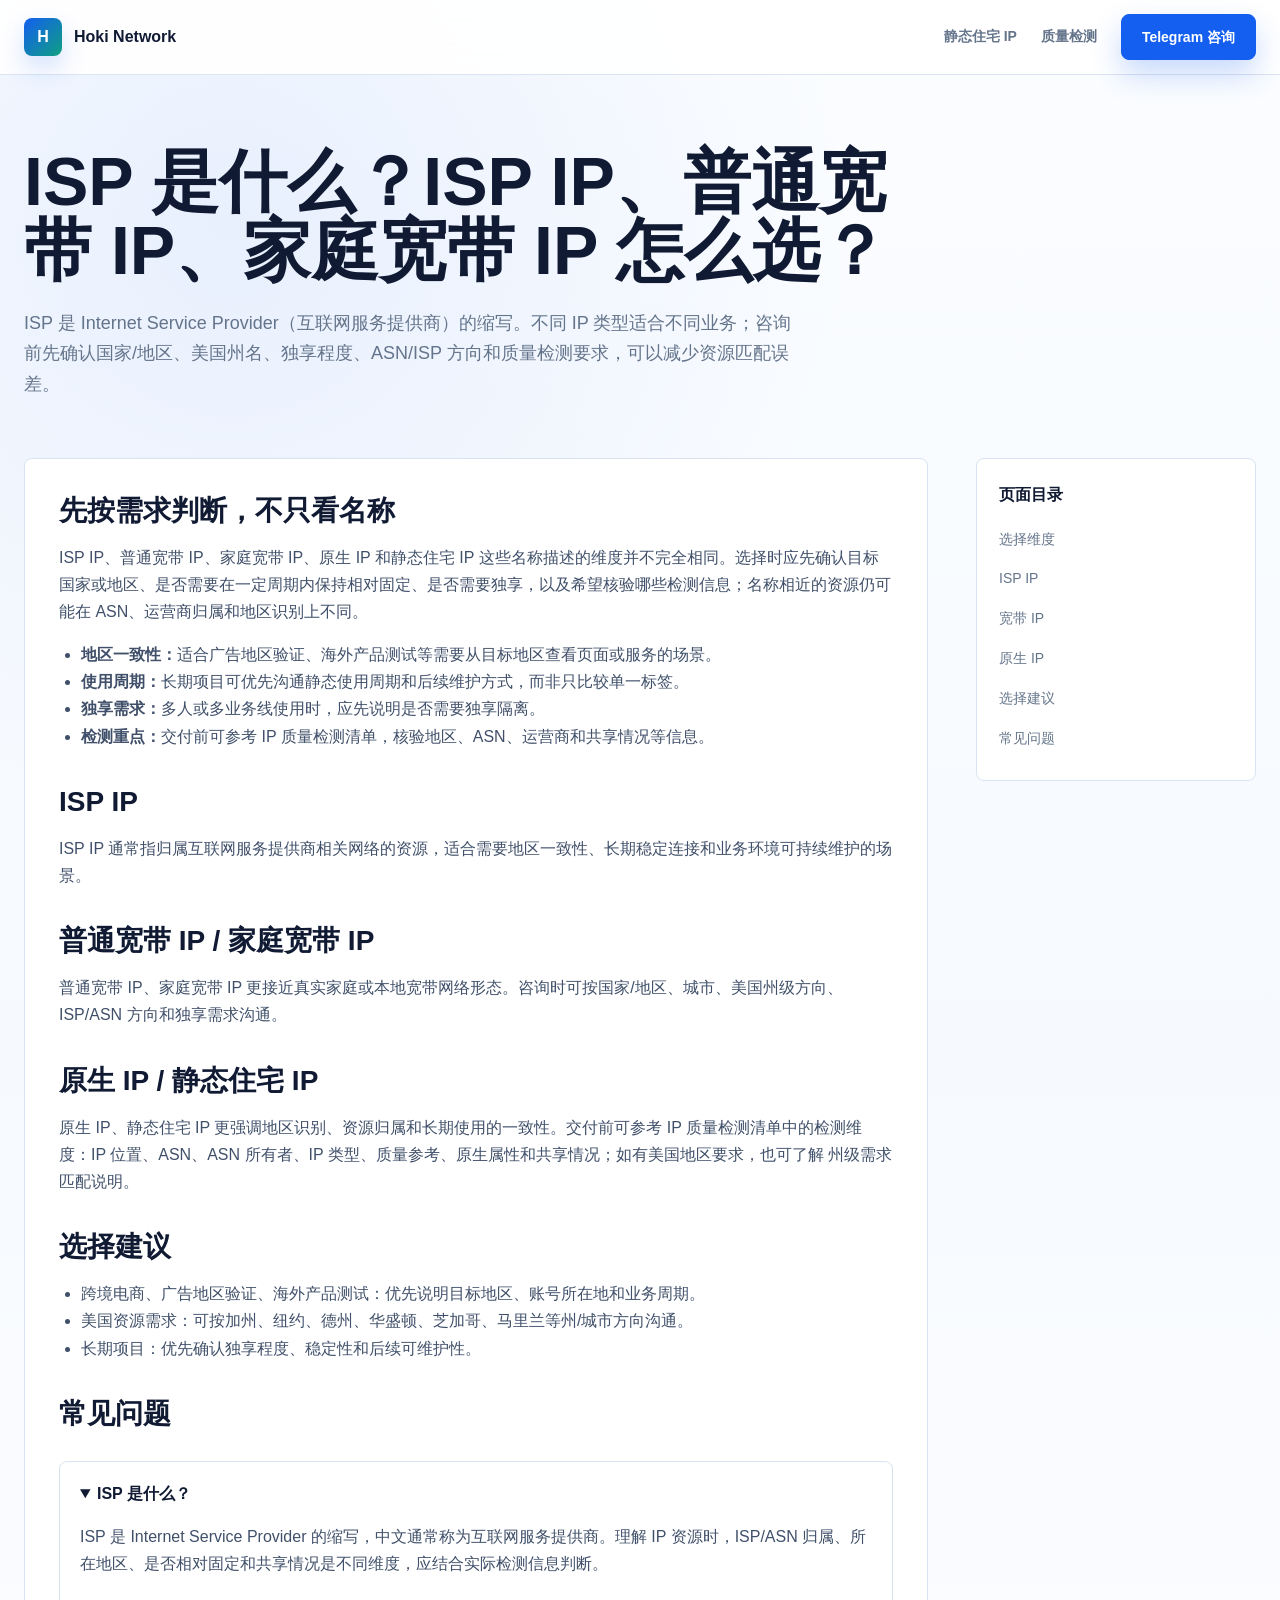
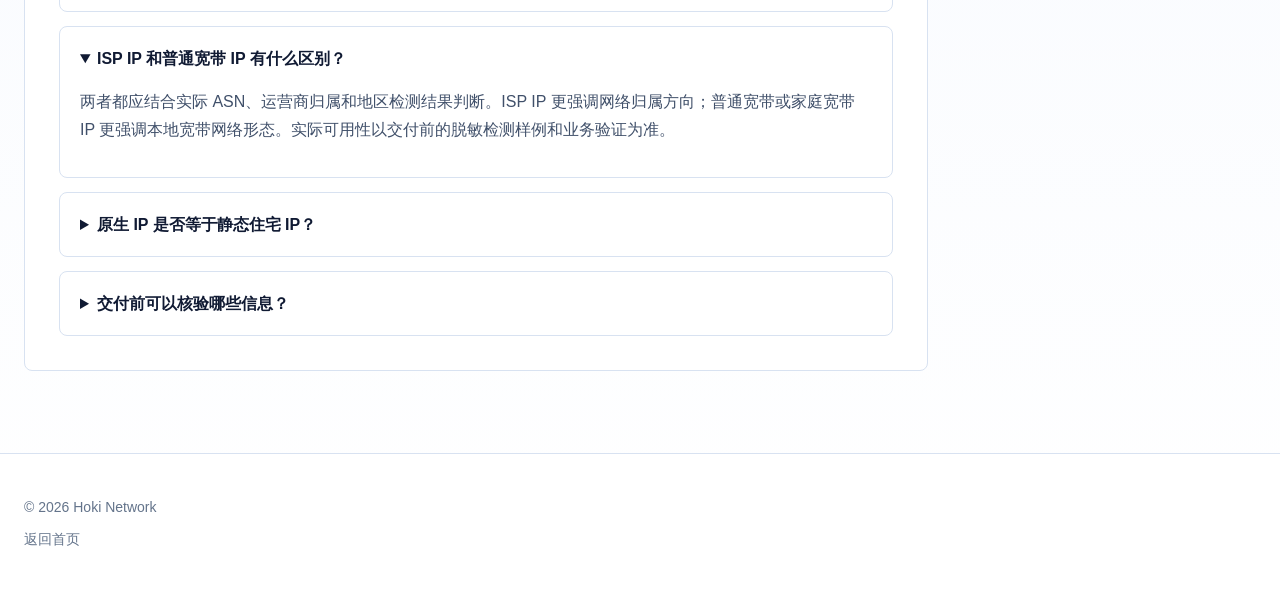
<file: isp-ip-vs-broadband-ip/index.html>
<!doctype html>
<html lang="zh-CN">
<head>
  <meta charset="utf-8">
  <meta name="viewport" content="width=device-width, initial-scale=1">
  <title>ISP 是什么？ISP IP、普通宽带 IP、家庭宽带 IP 的区别 | Hoki Network</title>
  <meta name="description" content="ISP 是互联网服务提供商。本文说明 ISP IP、普通宽带 IP、家庭宽带 IP、原生 IP 与静态住宅 IP 的区别，并整理地区、周期、独享和检测重点。">
  <link rel="canonical" href="https://hoki.work/isp-ip-vs-broadband-ip/">
  <link rel="stylesheet" href="/styles.css">
  <script type="application/ld+json">
  {
    "@context": "https://schema.org",
    "@type": "FAQPage",
    "mainEntity": [
      {
        "@type": "Question",
        "name": "ISP 是什么？",
        "acceptedAnswer": {
          "@type": "Answer",
          "text": "ISP 是 Internet Service Provider 的缩写，中文通常称为互联网服务提供商。理解 IP 资源时，ISP/ASN 归属、所在地区、是否相对固定和共享情况是不同维度，应结合实际检测信息判断。"
        }
      },
      {
        "@type": "Question",
        "name": "ISP IP 和普通宽带 IP 有什么区别？",
        "acceptedAnswer": {
          "@type": "Answer",
          "text": "两者都应结合实际 ASN、运营商归属和地区检测结果判断。ISP IP 更强调网络归属方向；普通宽带或家庭宽带 IP 更强调本地宽带网络形态。实际可用性以交付前的脱敏检测样例和业务验证为准。"
        }
      },
      {
        "@type": "Question",
        "name": "原生 IP 是否等于静态住宅 IP？",
        "acceptedAnswer": {
          "@type": "Answer",
          "text": "不完全等同。原生 IP 通常关注地址归属和地区识别；静态住宅 IP 还强调在一定周期内保持相对固定。咨询时应同时说明目标地区、使用周期、独享需求和检测重点。"
        }
      },
      {
        "@type": "Question",
        "name": "交付前可以核验哪些信息？",
        "acceptedAnswer": {
          "@type": "Answer",
          "text": "可提供脱敏 IP 质量检测样例，参考地区、ASN、ASN 所有者、IP 类型、原生属性和共享情况等维度。检测结果仅作质量参考，实际适配情况仍需结合合规业务场景验证。"
        }
      }
    ]
  }
  </script>
  <script type="application/ld+json">
  {
    "@context": "https://schema.org",
    "@type": "BreadcrumbList",
    "itemListElement": [
      {
        "@type": "ListItem",
        "position": 1,
        "name": "首页",
        "item": "https://hoki.work/"
      },
      {
        "@type": "ListItem",
        "position": 2,
        "name": "IP 类型区别",
        "item": "https://hoki.work/isp-ip-vs-broadband-ip/"
      }
    ]
  }
  </script>
</head>
<body>
  <header class="site-header"><nav class="nav"><a class="brand" href="/"><span class="brand-mark">H</span><span>Hoki Network</span></a><div class="nav-links"><a href="/static-residential-ip/">静态住宅 IP</a><a href="/ip-quality-checklist/">质量检测</a><a class="button primary" href="/contact/">Telegram 咨询</a></div></nav></header>
  <main class="wrap">
    <section class="page-hero">
      <h1>ISP 是什么？ISP IP、普通宽带 IP、家庭宽带 IP 怎么选？</h1>
      <p>ISP 是 Internet Service Provider（互联网服务提供商）的缩写。不同 IP 类型适合不同业务；咨询前先确认国家/地区、美国州名、独享程度、ASN/ISP 方向和质量检测要求，可以减少资源匹配误差。</p>
    </section>
    <section class="article">
      <article class="article-main">
        <h2 id="how-to-choose">先按需求判断，不只看名称</h2>
        <p>ISP IP、普通宽带 IP、家庭宽带 IP、原生 IP 和静态住宅 IP 这些名称描述的维度并不完全相同。选择时应先确认目标国家或地区、是否需要在一定周期内保持相对固定、是否需要独享，以及希望核验哪些检测信息；名称相近的资源仍可能在 ASN、运营商归属和地区识别上不同。</p>
        <ul>
          <li><strong>地区一致性：</strong>适合广告地区验证、海外产品测试等需要从目标地区查看页面或服务的场景。</li>
          <li><strong>使用周期：</strong>长期项目可优先沟通静态使用周期和后续维护方式，而非只比较单一标签。</li>
          <li><strong>独享需求：</strong>多人或多业务线使用时，应先说明是否需要独享隔离。</li>
          <li><strong>检测重点：</strong>交付前可参考 <a href="/ip-quality-checklist/">IP 质量检测清单</a>，核验地区、ASN、运营商和共享情况等信息。</li>
        </ul>
        <h2 id="isp">ISP IP</h2>
        <p>ISP IP 通常指归属互联网服务提供商相关网络的资源，适合需要地区一致性、长期稳定连接和业务环境可持续维护的场景。</p>
        <h2 id="broadband">普通宽带 IP / 家庭宽带 IP</h2>
        <p>普通宽带 IP、家庭宽带 IP 更接近真实家庭或本地宽带网络形态。咨询时可按国家/地区、城市、美国州级方向、ISP/ASN 方向和独享需求沟通。</p>
        <h2 id="native">原生 IP / 静态住宅 IP</h2>
        <p>原生 IP、静态住宅 IP 更强调地区识别、资源归属和长期使用的一致性。交付前可参考 <a href="/ip-quality-checklist/">IP 质量检测清单</a>中的检测维度：IP 位置、ASN、ASN 所有者、IP 类型、质量参考、原生属性和共享情况；如有美国地区要求，也可了解 <a href="/us-state-static-ip/">州级需求匹配说明</a>。</p>
        <h2 id="decision">选择建议</h2>
        <ul>
          <li>跨境电商、广告地区验证、海外产品测试：优先说明目标地区、账号所在地和业务周期。</li>
          <li>美国资源需求：可按加州、纽约、德州、华盛顿、芝加哥、马里兰等州/城市方向沟通。</li>
          <li>长期项目：优先确认独享程度、稳定性和后续可维护性。</li>
        </ul>
        <h2 id="faq">常见问题</h2>
        <div class="faq">
          <details open><summary>ISP 是什么？</summary><p>ISP 是 Internet Service Provider 的缩写，中文通常称为互联网服务提供商。理解 IP 资源时，ISP/ASN 归属、所在地区、是否相对固定和共享情况是不同维度，应结合实际检测信息判断。</p></details>
          <details open><summary>ISP IP 和普通宽带 IP 有什么区别？</summary><p>两者都应结合实际 ASN、运营商归属和地区检测结果判断。ISP IP 更强调网络归属方向；普通宽带或家庭宽带 IP 更强调本地宽带网络形态。实际可用性以交付前的脱敏检测样例和业务验证为准。</p></details>
          <details><summary>原生 IP 是否等于静态住宅 IP？</summary><p>不完全等同。原生 IP 通常关注地址归属和地区识别；静态住宅 IP 还强调在一定周期内保持相对固定。咨询时应同时说明目标地区、使用周期、独享需求和检测重点。</p></details>
          <details><summary>交付前可以核验哪些信息？</summary><p>可提供脱敏 IP 质量检测样例，参考地区、ASN、ASN 所有者、IP 类型、原生属性和共享情况等维度。检测结果仅作质量参考，实际适配情况仍需结合合规业务场景验证。</p></details>
        </div>
      </article>
      <aside class="toc"><strong>页面目录</strong><a href="#how-to-choose">选择维度</a><a href="#isp">ISP IP</a><a href="#broadband">宽带 IP</a><a href="#native">原生 IP</a><a href="#decision">选择建议</a><a href="#faq">常见问题</a></aside>
    </section>
  </main>
  <footer class="footer"><div class="wrap"><span>© 2026 Hoki Network</span><a href="/">返回首页</a></div></footer>
</body>
</html>
</file>
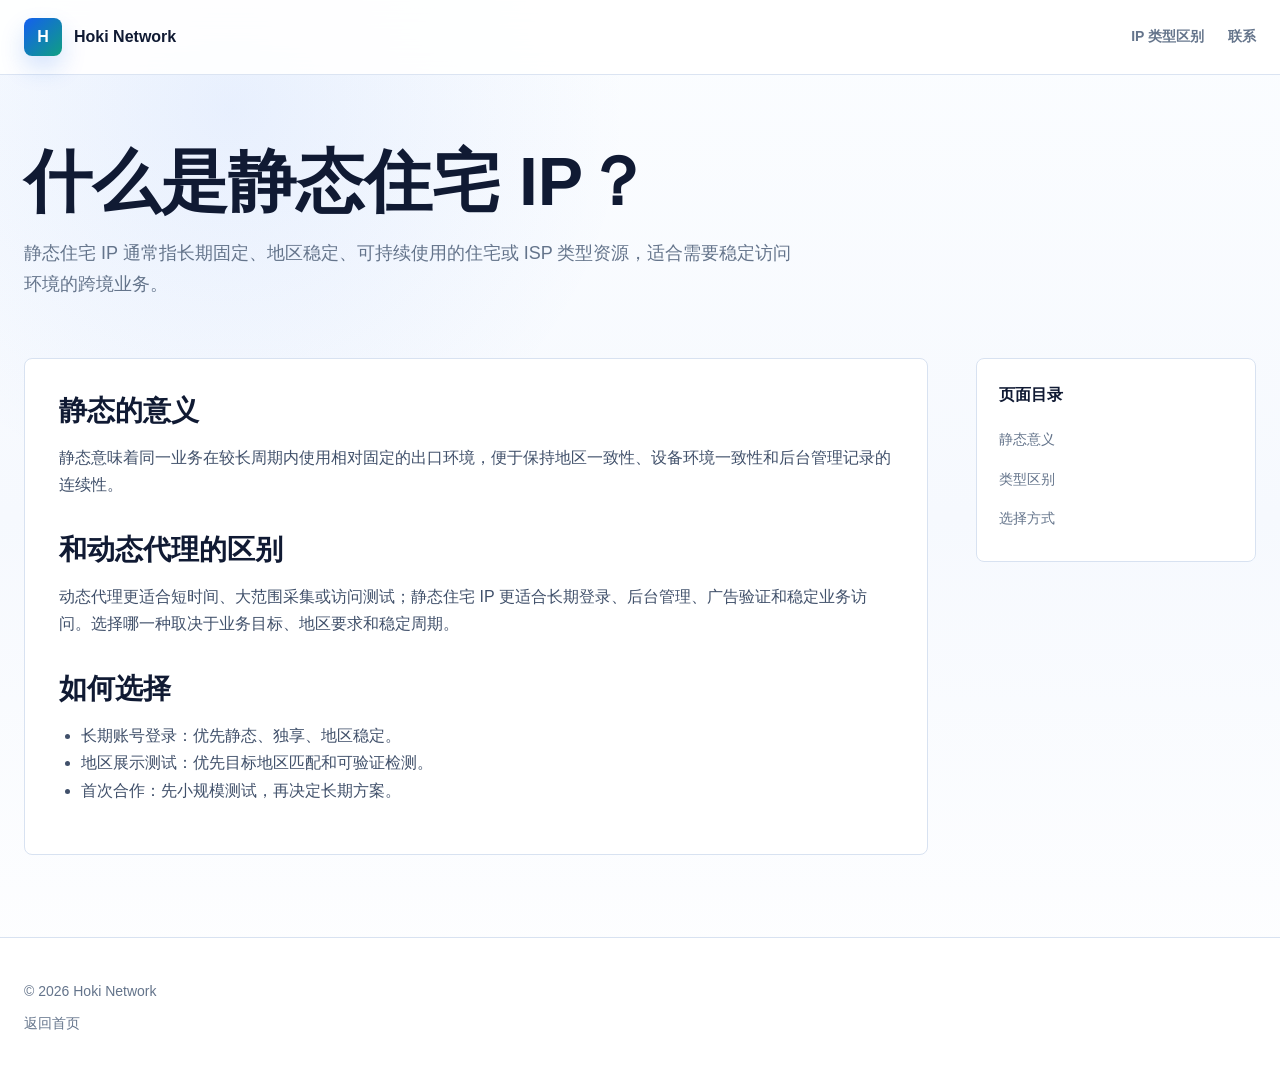
<file: static-residential-ip/index.html>
<!doctype html>
<html lang="zh-CN">
<head>
  <meta charset="utf-8">
  <meta name="viewport" content="width=device-width, initial-scale=1">
  <title>什么是静态住宅 IP？和动态代理有什么区别？| Hoki Network</title>
  <meta name="description" content="静态住宅 IP 适合长期稳定登录、跨境业务环境和地区一致性验证。本文介绍静态住宅 IP、ISP IP、动态代理的区别。">
  <link rel="canonical" href="https://hoki.work/static-residential-ip/">
  <link rel="stylesheet" href="/styles.css">
</head>
<body>
  <header class="site-header"><nav class="nav"><a class="brand" href="/"><span class="brand-mark">H</span><span>Hoki Network</span></a><div class="nav-links"><a href="/isp-ip-vs-broadband-ip/">IP 类型区别</a><a href="/contact/">联系</a></div></nav></header>
  <main class="wrap">
    <section class="page-hero">
      <h1>什么是静态住宅 IP？</h1>
      <p>静态住宅 IP 通常指长期固定、地区稳定、可持续使用的住宅或 ISP 类型资源，适合需要稳定访问环境的跨境业务。</p>
    </section>
    <section class="article">
      <article class="article-main">
        <h2 id="static">静态的意义</h2>
        <p>静态意味着同一业务在较长周期内使用相对固定的出口环境，便于保持地区一致性、设备环境一致性和后台管理记录的连续性。</p>
        <h2 id="compare">和动态代理的区别</h2>
        <p>动态代理更适合短时间、大范围采集或访问测试；静态住宅 IP 更适合长期登录、后台管理、广告验证和稳定业务访问。选择哪一种取决于业务目标、地区要求和稳定周期。</p>
        <h2 id="choose">如何选择</h2>
        <ul>
          <li>长期账号登录：优先静态、独享、地区稳定。</li>
          <li>地区展示测试：优先目标地区匹配和可验证检测。</li>
          <li>首次合作：先小规模测试，再决定长期方案。</li>
        </ul>
      </article>
      <aside class="toc"><strong>页面目录</strong><a href="#static">静态意义</a><a href="#compare">类型区别</a><a href="#choose">选择方式</a></aside>
    </section>
  </main>
  <footer class="footer"><div class="wrap"><span>© 2026 Hoki Network</span><a href="/">返回首页</a></div></footer>
</body>
</html>
</file>
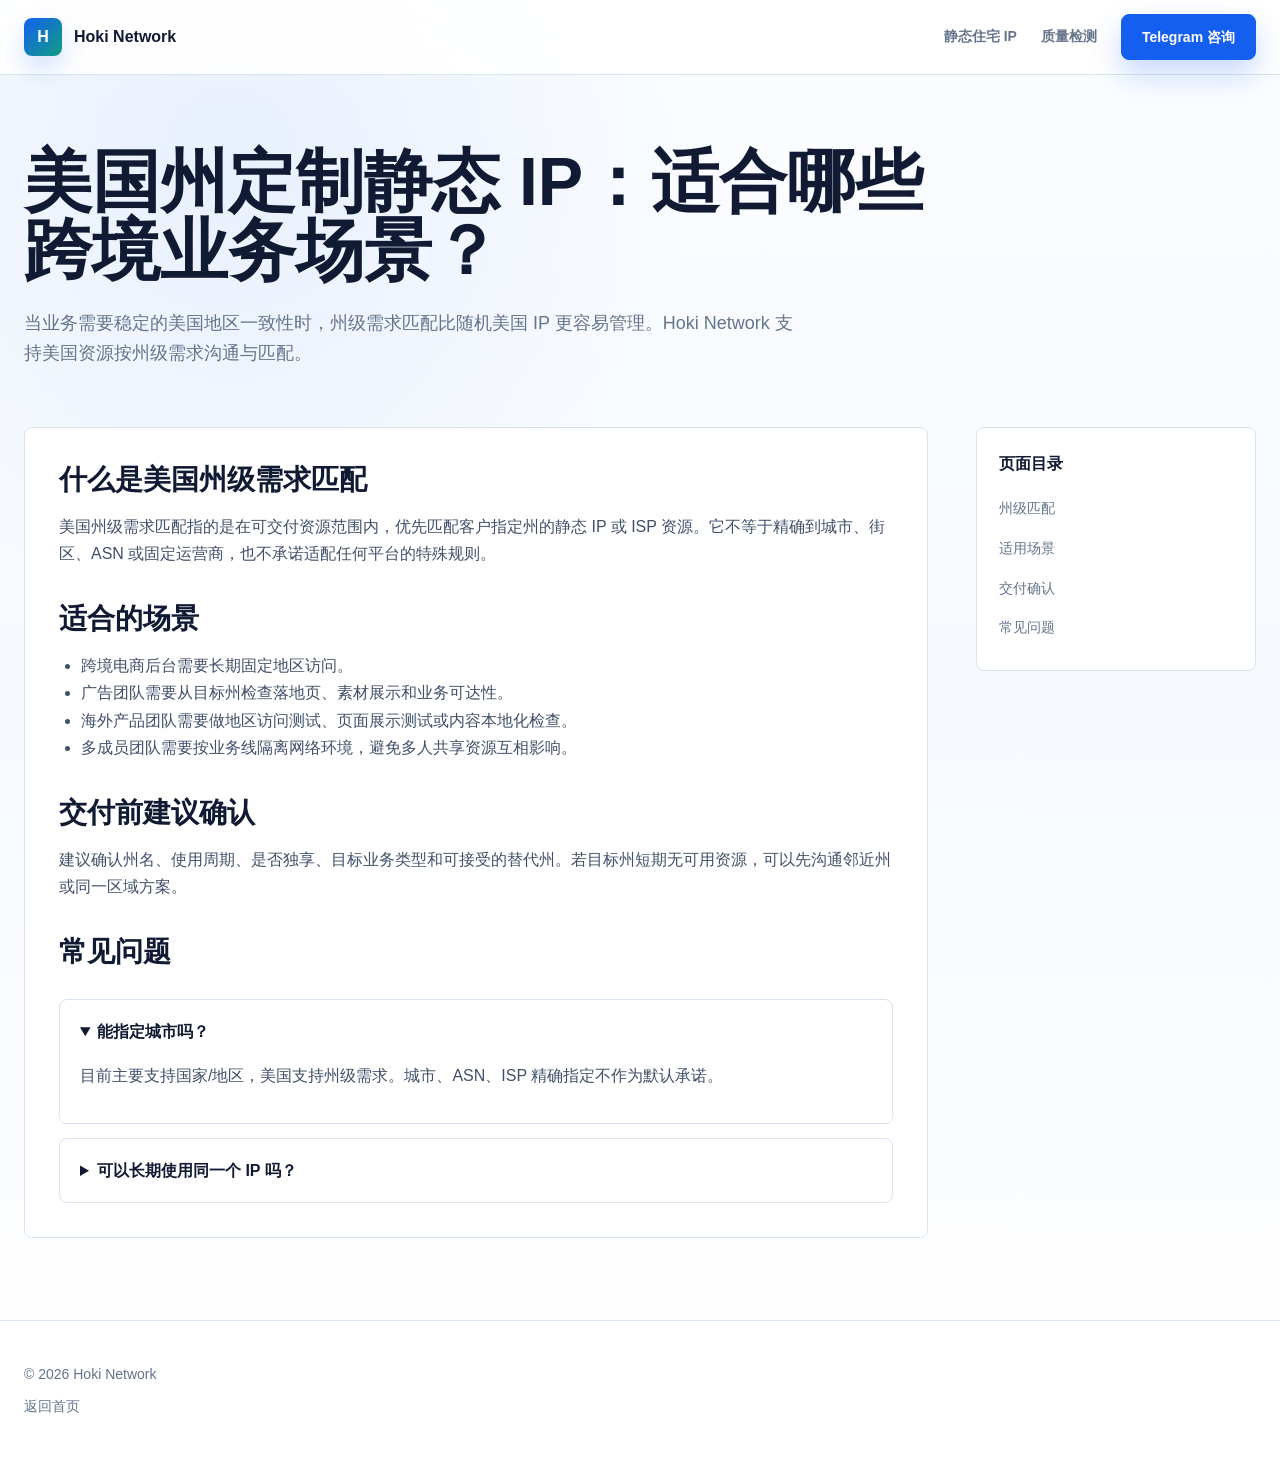
<file: us-state-static-ip/index.html>
<!doctype html>
<html lang="zh-CN">
<head>
  <meta charset="utf-8">
  <meta name="viewport" content="width=device-width, initial-scale=1">
  <title>美国州定制静态 IP：适合哪些跨境业务场景？| Hoki Network</title>
  <meta name="description" content="美国州定制静态 IP 适合需要地区一致性、长期登录环境、广告地区验证和海外业务测试的团队。Hoki Network 支持美国州级需求匹配。">
  <link rel="canonical" href="https://hoki.work/us-state-static-ip/">
  <link rel="stylesheet" href="/styles.css">
  <script type="application/ld+json">
  {
    "@context": "https://schema.org",
    "@type": "FAQPage",
    "mainEntity": [
      {
        "@type": "Question",
        "name": "能指定城市吗？",
        "acceptedAnswer": {
          "@type": "Answer",
          "text": "目前主要支持国家/地区，美国支持州级需求。城市、ASN、ISP 精确指定不作为默认承诺。"
        }
      },
      {
        "@type": "Question",
        "name": "可以长期使用同一个 IP 吗？",
        "acceptedAnswer": {
          "@type": "Answer",
          "text": "独享静态资源更适合长期使用，具体稳定周期取决于资源类型和套餐约定。"
        }
      }
    ]
  }
  </script>
</head>
<body>
  <header class="site-header"><nav class="nav"><a class="brand" href="/"><span class="brand-mark">H</span><span>Hoki Network</span></a><div class="nav-links"><a href="/static-residential-ip/">静态住宅 IP</a><a href="/ip-quality-checklist/">质量检测</a><a class="button primary" href="/contact/">Telegram 咨询</a></div></nav></header>
  <main class="wrap">
    <section class="page-hero">
      <h1>美国州定制静态 IP：适合哪些跨境业务场景？</h1>
      <p>当业务需要稳定的美国地区一致性时，州级需求匹配比随机美国 IP 更容易管理。Hoki Network 支持美国资源按州级需求沟通与匹配。</p>
    </section>
    <section class="article">
      <article class="article-main">
        <h2 id="what">什么是美国州级需求匹配</h2>
        <p>美国州级需求匹配指的是在可交付资源范围内，优先匹配客户指定州的静态 IP 或 ISP 资源。它不等于精确到城市、街区、ASN 或固定运营商，也不承诺适配任何平台的特殊规则。</p>
        <h2 id="scenes">适合的场景</h2>
        <ul>
          <li>跨境电商后台需要长期固定地区访问。</li>
          <li>广告团队需要从目标州检查落地页、素材展示和业务可达性。</li>
          <li>海外产品团队需要做地区访问测试、页面展示测试或内容本地化检查。</li>
          <li>多成员团队需要按业务线隔离网络环境，避免多人共享资源互相影响。</li>
        </ul>
        <h2 id="check">交付前建议确认</h2>
        <p>建议确认州名、使用周期、是否独享、目标业务类型和可接受的替代州。若目标州短期无可用资源，可以先沟通邻近州或同一区域方案。</p>
        <h2 id="faq">常见问题</h2>
        <div class="faq">
          <details open><summary>能指定城市吗？</summary><p>目前主要支持国家/地区，美国支持州级需求。城市、ASN、ISP 精确指定不作为默认承诺。</p></details>
          <details><summary>可以长期使用同一个 IP 吗？</summary><p>独享静态资源更适合长期使用，具体稳定周期取决于资源类型和套餐约定。</p></details>
        </div>
      </article>
      <aside class="toc"><strong>页面目录</strong><a href="#what">州级匹配</a><a href="#scenes">适用场景</a><a href="#check">交付确认</a><a href="#faq">常见问题</a></aside>
    </section>
  </main>
  <footer class="footer"><div class="wrap"><span>© 2026 Hoki Network</span><a href="/">返回首页</a></div></footer>
</body>
</html>
</file>
<file: styles.css>
:root {
  --bg: #f6f9fe;
  --surface: #ffffff;
  --surface-2: #eef5ff;
  --ink: #101a33;
  --muted: #64748b;
  --line: #d8e2f1;
  --line-strong: #b9c8dd;
  --accent: #145ff0;
  --accent-2: #0f9f82;
  --dark: #0d1728;
  --success: #2e8f35;
  --shadow: 0 20px 60px rgba(16, 26, 51, 0.11);
  --radius: 8px;
}

* {
  box-sizing: border-box;
}

html {
  scroll-behavior: smooth;
}

body {
  margin: 0;
  font-family: Inter, -apple-system, BlinkMacSystemFont, "Segoe UI", "PingFang SC", "Hiragino Sans GB", "Microsoft YaHei", sans-serif;
  color: var(--ink);
  background:
    radial-gradient(circle at 18% 10%, rgba(20, 95, 240, 0.08), transparent 28%),
    linear-gradient(180deg, #fbfdff 0%, var(--bg) 48%, #ffffff 100%);
  line-height: 1.7;
  overflow-x: hidden;
}

a {
  color: inherit;
  text-decoration: none;
}

.site-header {
  position: sticky;
  top: 0;
  z-index: 10;
  background: rgba(255, 255, 255, 0.9);
  border-bottom: 1px solid rgba(216, 226, 241, 0.92);
  backdrop-filter: blur(18px);
}

.nav {
  width: min(1280px, calc(100% - 48px));
  min-height: 74px;
  margin: 0 auto;
  display: flex;
  align-items: center;
  justify-content: space-between;
  gap: 26px;
}

.brand {
  display: inline-flex;
  align-items: center;
  gap: 12px;
  font-weight: 900;
  letter-spacing: 0;
}

.brand-mark {
  width: 38px;
  height: 38px;
  display: grid;
  place-items: center;
  border-radius: var(--radius);
  color: #ffffff;
  background: linear-gradient(135deg, var(--accent), var(--accent-2));
  font-weight: 900;
  box-shadow: 0 12px 24px rgba(20, 95, 240, 0.18);
}

.nav-links {
  display: flex;
  align-items: center;
  gap: 24px;
  color: var(--muted);
  font-size: 14px;
  font-weight: 700;
}

.nav-links a:hover {
  color: var(--ink);
}

.button {
  display: inline-flex;
  align-items: center;
  justify-content: center;
  min-height: 46px;
  padding: 0 20px;
  border-radius: var(--radius);
  border: 1px solid var(--line);
  background: var(--surface);
  color: var(--ink);
  font-weight: 800;
  line-height: 1;
}

.button.primary {
  border-color: var(--accent);
  background: var(--accent);
  color: #ffffff;
  box-shadow: 0 14px 30px rgba(20, 95, 240, 0.24);
}

.text-link {
  color: var(--accent);
  font-weight: 800;
  white-space: nowrap;
}

.wrap,
.hero {
  width: min(1280px, calc(100% - 48px));
  margin: 0 auto;
}

.premium-hero {
  min-height: 760px;
  display: grid;
  grid-template-columns: minmax(0, 0.98fr) minmax(430px, 0.76fr);
  gap: 64px;
  align-items: center;
  padding: 72px 0 78px;
}

.premium-hero > * {
  min-width: 0;
}

.hero-copy,
.hero-copy * {
  min-width: 0;
}

.service-line {
  display: flex;
  flex-wrap: wrap;
  gap: 8px 14px;
  margin: 0 0 24px;
  color: var(--accent);
  font-size: 13px;
  font-weight: 900;
  letter-spacing: 0.06em;
  text-transform: uppercase;
  overflow-wrap: anywhere;
}

.service-line span {
  display: inline-flex;
}

.hero h1 {
  margin: 0;
  max-width: 880px;
  font-size: clamp(44px, 5.7vw, 78px);
  line-height: 0.98;
  letter-spacing: 0;
  overflow-wrap: anywhere;
  word-break: break-word;
}

.hero h1 span {
  display: block;
}

.hero-lede {
  max-width: 760px;
  margin: 28px 0 0;
  color: var(--muted);
  font-size: 19px;
  font-weight: 650;
  overflow-wrap: anywhere;
}

.hero-lede span {
  display: block;
  max-width: 36em;
  overflow-wrap: anywhere;
  word-break: break-all;
}

.hero-actions {
  display: flex;
  flex-wrap: wrap;
  gap: 14px;
  margin-top: 34px;
}

.hero-proof {
  display: grid;
  grid-template-columns: repeat(3, minmax(0, 1fr));
  max-width: 680px;
  gap: 18px;
  margin-top: 44px;
  color: var(--muted);
  font-size: 14px;
}

.hero-proof strong {
  display: block;
  color: var(--ink);
  font-size: 28px;
  line-height: 1.15;
}

.quality-card {
  border: 1px solid var(--line);
  border-radius: var(--radius);
  background: rgba(255, 255, 255, 0.92);
  box-shadow: var(--shadow);
}

.hero-report {
  padding: 26px;
  position: relative;
  max-width: 100%;
}

.hero-report::before {
  content: "";
  position: absolute;
  inset: -42px;
  z-index: -1;
  background:
    linear-gradient(rgba(20, 95, 240, 0.08) 1px, transparent 1px),
    linear-gradient(90deg, rgba(20, 95, 240, 0.08) 1px, transparent 1px);
  background-size: 38px 38px;
  mask-image: radial-gradient(circle at center, #000 0, transparent 72%);
}

.report-head,
.section-head {
  display: flex;
  align-items: flex-start;
  justify-content: space-between;
  gap: 28px;
}

.mini-label {
  display: block;
  color: var(--muted);
  font-size: 12px;
  font-weight: 900;
  letter-spacing: 0.08em;
  text-transform: uppercase;
}

.report-head h2 {
  margin: 4px 0 0;
  font-size: 22px;
  line-height: 1.25;
}

.status-badge {
  display: inline-flex;
  align-items: center;
  justify-content: center;
  min-height: 28px;
  padding: 0 10px;
  border: 1px solid #b8dfb6;
  border-radius: 6px;
  background: #edf9eb;
  color: var(--success);
  font-size: 13px;
  font-style: normal;
  font-weight: 900;
  white-space: nowrap;
}

.status-badge.pass {
  border-color: #b8dfb6;
  background: #e8f8e8;
}

.report-table {
  display: grid;
  margin-top: 22px;
  border: 1px solid var(--line);
  border-radius: var(--radius);
  overflow: hidden;
}

.report-row {
  display: grid;
  grid-template-columns: 128px 1fr;
  min-height: 48px;
  border-bottom: 1px solid var(--line);
}

.report-row:last-child {
  border-bottom: 0;
}

.report-row span,
.report-row strong {
  display: flex;
  align-items: center;
  padding: 10px 14px;
}

.report-row span {
  background: #f5f8fd;
  color: #44536b;
  font-weight: 800;
}

.report-row strong {
  color: var(--ink);
  font-weight: 750;
}

.report-row em {
  font-style: normal;
  color: var(--success);
}

.dot {
  width: 9px;
  height: 9px;
  display: inline-block;
  margin-right: 8px;
  border-radius: 999px;
  background: #31a647;
}

.report-note {
  margin: 14px 0 0;
  color: var(--muted);
  font-size: 13px;
}

.section {
  padding: 86px 0;
  border-top: 1px solid rgba(216, 226, 241, 0.82);
}

.section.flush {
  padding-top: 70px;
}

.section.dark {
  color: #ffffff;
  background:
    linear-gradient(135deg, rgba(20, 95, 240, 0.18), transparent 45%),
    var(--dark);
}

.section h2 {
  max-width: 880px;
  margin: 0;
  font-size: clamp(34px, 4.4vw, 58px);
  line-height: 1.08;
  letter-spacing: 0;
}

.section-intro {
  max-width: 840px;
  margin: 18px 0 0;
  color: var(--muted);
  font-size: 17px;
  font-weight: 650;
}

.dark .section-intro {
  color: #b6c4d8;
}

.coverage-shell {
  margin-top: 36px;
  padding: 22px;
  border: 1px solid var(--line);
  border-radius: var(--radius);
  background: rgba(255, 255, 255, 0.82);
  box-shadow: 0 12px 36px rgba(16, 26, 51, 0.07);
}

.segmented {
  display: flex;
  gap: 10px;
  justify-content: flex-end;
  margin-bottom: 20px;
  overflow-x: auto;
  padding-bottom: 4px;
}

.segmented button {
  appearance: none;
  display: inline-flex;
  align-items: center;
  justify-content: center;
  min-height: 36px;
  padding: 0 18px;
  border: 1px solid var(--line);
  border-radius: 999px;
  background: #ffffff;
  color: #334155;
  cursor: pointer;
  font: inherit;
  font-weight: 800;
  white-space: nowrap;
}

.segmented .active {
  border-color: #0d1728;
  background: #0d1728;
  color: #ffffff;
}

.segmented button:focus {
  outline: 0;
}

.segmented button:focus-visible {
  outline: 2px solid rgba(20, 95, 240, 0.42);
  outline-offset: 2px;
}

.region-scroller {
  max-height: 470px;
  display: grid;
  grid-template-columns: repeat(4, minmax(230px, 1fr));
  gap: 16px;
  overflow: auto;
  padding: 2px 8px 14px 2px;
  scrollbar-color: #b8c6d8 #eef4fb;
  scrollbar-width: thin;
}

.region-scroller::-webkit-scrollbar {
  width: 10px;
  height: 10px;
}

.region-scroller::-webkit-scrollbar-thumb {
  background: #b8c6d8;
  border-radius: 999px;
}

.region-scroller::-webkit-scrollbar-track {
  background: #eef4fb;
}

.market-card {
  min-height: 150px;
  padding: 22px;
  border: 1px solid var(--line);
  border-radius: var(--radius);
  background: rgba(255, 255, 255, 0.94);
}

.market-card[hidden] {
  display: none;
}

.market-card span {
  display: block;
  font-size: 30px;
  line-height: 1;
}

.market-card h3 {
  margin: 14px 0 0;
  font-size: 22px;
  line-height: 1.2;
}

.market-card p {
  margin: 6px 0 0;
  color: #526178;
  font-weight: 750;
}

.market-card small {
  display: inline-flex;
  margin-top: 18px;
  padding: 4px 8px;
  border-radius: 6px;
  background: #edf4ff;
  color: #31517c;
  font-weight: 800;
}

.inspection-panel {
  margin-top: 34px;
  border: 1px solid var(--line-strong);
  border-radius: var(--radius);
  background: #ffffff;
  box-shadow: var(--shadow);
  overflow: hidden;
}

.terminal-bar {
  padding: 12px 16px;
  border-bottom: 1px solid var(--line);
  background: #f7fbff;
  color: var(--accent);
  font-family: ui-monospace, SFMono-Regular, Menlo, Consolas, monospace;
  font-size: 13px;
  font-weight: 900;
}

.inspection-grid {
  display: grid;
  grid-template-columns: 170px repeat(3, minmax(190px, 1fr));
  max-width: 100%;
  overflow-x: auto;
}

.inspection-grid > div {
  min-height: 52px;
  display: flex;
  align-items: center;
  padding: 12px 16px;
  border-right: 1px solid var(--line);
  border-bottom: 1px solid var(--line);
  color: #263650;
  font-weight: 700;
}

.inspection-grid > div:nth-child(4n) {
  border-right: 0;
}

.inspection-grid .field-label {
  background: #f4f7fb;
  color: #334155;
  font-weight: 900;
}

.signal-section {
  background: #ffffff;
}

.signal-section .section-intro {
  max-width: 760px;
}

.record-section {
  background: linear-gradient(180deg, #ffffff 0%, #f6f9fe 100%);
}

.record-box {
  display: grid;
  grid-template-columns: minmax(0, 1fr) auto;
  gap: 28px;
  align-items: center;
  padding: 34px;
  border: 1px solid var(--line);
  border-radius: var(--radius);
  background: #ffffff;
  box-shadow: var(--shadow);
}

.signal-grid {
  display: grid;
  grid-template-columns: repeat(4, minmax(0, 1fr));
  gap: 18px;
  margin-top: 32px;
}

.signal-grid a {
  min-height: 112px;
  padding: 20px;
  border: 1px solid var(--line);
  border-radius: var(--radius);
  background: #f9fbff;
}

.signal-grid strong,
.signal-grid span {
  display: block;
}

.signal-grid strong {
  font-size: 18px;
}

.signal-grid span {
  margin-top: 8px;
  color: var(--muted);
  font-size: 14px;
}

.grid,
.steps {
  display: grid;
  gap: 18px;
  margin-top: 34px;
}

.grid {
  grid-template-columns: repeat(3, minmax(0, 1fr));
}

.steps {
  grid-template-columns: repeat(4, minmax(0, 1fr));
}

.card,
.step {
  padding: 24px;
  border: 1px solid var(--line);
  border-radius: var(--radius);
  background: var(--surface);
}

.step {
  min-height: 230px;
}

.step span {
  display: block;
  color: var(--accent);
  font-size: 22px;
  font-weight: 950;
  margin-bottom: 22px;
}

.step strong {
  display: block;
  color: var(--ink);
  font-size: 20px;
  margin-bottom: 12px;
}

.step p,
.card p {
  margin: 0;
  color: var(--muted);
}

.dark .step {
  border-color: rgba(255, 255, 255, 0.14);
  background: rgba(255, 255, 255, 0.07);
}

.dark .step strong {
  color: #ffffff;
}

.dark .step p {
  color: #b6c4d8;
}

.page-hero {
  padding: 72px 0 58px;
}

.page-hero h1 {
  max-width: 920px;
  margin: 0;
  font-size: clamp(38px, 6vw, 68px);
  line-height: 1.02;
  letter-spacing: 0;
}

.page-hero p {
  max-width: 780px;
  margin: 22px 0 0;
  color: var(--muted);
  font-size: 18px;
}

.article {
  display: grid;
  grid-template-columns: minmax(0, 1fr) 280px;
  gap: 48px;
  align-items: start;
  padding-bottom: 82px;
}

.article-main {
  padding: 34px;
  border: 1px solid var(--line);
  border-radius: var(--radius);
  background: var(--surface);
}

.article-main h2 {
  margin: 34px 0 12px;
  font-size: 28px;
  line-height: 1.25;
}

.article-main h2:first-child {
  margin-top: 0;
}

.article-main p,
.article-main li {
  color: #40506a;
}

.article-main ul {
  padding-left: 22px;
}

.toc {
  position: sticky;
  top: 96px;
  padding: 22px;
  border: 1px solid var(--line);
  border-radius: var(--radius);
  background: var(--surface);
}

.toc strong {
  display: block;
  margin-bottom: 12px;
}

.toc a {
  display: block;
  padding: 8px 0;
  color: var(--muted);
  font-size: 14px;
}

.faq {
  display: grid;
  gap: 14px;
  margin-top: 30px;
}

.faq details {
  border: 1px solid var(--line);
  border-radius: var(--radius);
  background: var(--surface);
  padding: 18px 20px;
}

.faq summary {
  cursor: pointer;
  font-weight: 800;
}

.coverage-list {
  display: grid;
  gap: 28px;
}

.coverage-group {
  padding: 26px;
  border: 1px solid var(--line);
  border-radius: var(--radius);
  background: var(--surface);
}

.coverage-group h2 {
  margin: 0 0 16px;
  font-size: 28px;
}

.coverage-items {
  display: grid;
  grid-template-columns: repeat(3, minmax(0, 1fr));
  gap: 12px;
  margin: 0;
  padding: 0;
  list-style: none;
}

.coverage-items li {
  padding: 12px 14px;
  border: 1px solid rgba(219, 227, 239, 0.85);
  border-radius: var(--radius);
  color: #40506a;
  background: #fbfdff;
}

.contact-box {
  display: grid;
  grid-template-columns: 1fr auto;
  gap: 24px;
  align-items: center;
  padding: 30px;
  border-radius: var(--radius);
  background: var(--surface);
  border: 1px solid var(--line);
  box-shadow: var(--shadow);
}

.footer {
  padding: 42px 0;
  border-top: 1px solid var(--line);
  color: var(--muted);
  font-size: 14px;
  background: #ffffff;
}

.footer-grid {
  display: grid;
  grid-template-columns: 1fr repeat(2, minmax(160px, 0.28fr));
  gap: 34px;
}

.footer p {
  max-width: 420px;
  margin: 14px 0 0;
}

.footer strong,
.footer a {
  display: block;
}

.footer strong {
  color: var(--ink);
  margin-bottom: 10px;
}

.footer a:not(.brand) {
  margin-top: 8px;
}

@media (max-width: 1040px) {
  .premium-hero {
    min-height: auto;
    grid-template-columns: 1fr;
  }

  .hero-report {
    max-width: 680px;
  }

  .region-scroller {
    grid-template-columns: repeat(3, minmax(220px, 1fr));
  }

  .signal-grid,
  .steps {
    grid-template-columns: repeat(2, minmax(0, 1fr));
  }
}

@media (max-width: 760px) {
  .wrap,
  .nav,
  .hero {
    width: min(100%, calc(100vw - 28px));
    max-width: calc(100vw - 28px);
  }

  .site-header {
    position: static;
  }

  .hero-copy,
  .hero-lede,
  .service-line {
    width: 100%;
    max-width: calc(100vw - 28px);
    word-break: break-all;
  }

  .nav {
    align-items: flex-start;
    flex-direction: column;
    gap: 12px;
    min-height: auto;
    padding: 14px 0;
  }

  .nav-links {
    width: 100%;
    display: grid;
    grid-template-columns: repeat(4, max-content);
    gap: 8px 16px;
    flex-wrap: wrap;
    overflow-x: auto;
    padding-bottom: 6px;
    font-size: 13px;
    scrollbar-width: none;
  }

  .nav-links::-webkit-scrollbar {
    display: none;
  }

  .nav-links .button {
    grid-column: 1 / -1;
    width: 100%;
  }

  .button {
    padding: 0 16px;
  }

  .premium-hero {
    gap: 28px;
    padding: 34px 0 44px;
  }

  .hero-report::before {
    display: none;
  }

  .hero h1,
  .page-hero h1 {
    font-size: 34px;
    line-height: 1.05;
    word-break: break-all;
  }

  .hero-proof,
  .grid,
  .signal-grid,
  .coverage-items,
  .footer-grid {
    grid-template-columns: 1fr;
  }

  .hero-proof {
    gap: 10px;
    margin-top: 24px;
  }

  .hero-proof strong {
    font-size: 24px;
  }

  .hero-actions {
    gap: 10px;
    margin-top: 24px;
  }

  .hero-actions .button {
    flex: 1 1 150px;
  }

  .section {
    padding: 48px 0;
  }

  .section.flush {
    padding-top: 40px;
  }

  .section h2 {
    font-size: 30px;
  }

  .section-head,
  .report-head,
  .contact-box,
  .record-box {
    grid-template-columns: 1fr;
    display: grid;
  }

  .region-scroller {
    max-height: 430px;
    grid-template-columns: repeat(2, minmax(190px, 1fr));
  }

  .inspection-grid {
    grid-template-columns: 120px minmax(0, 1fr);
  }

  .inspection-grid > div:nth-child(4n + 3),
  .inspection-grid > div:nth-child(4n + 4) {
    display: none;
  }

  .inspection-grid > div {
    min-height: 46px;
    padding: 10px 12px;
    border-right: 1px solid var(--line);
    overflow-wrap: anywhere;
  }

  .inspection-grid > div:nth-child(4n + 2) {
    border-right: 0;
  }

  .inspection-grid > div:nth-child(4n) {
    border-right: 1px solid var(--line);
  }

  .article {
    grid-template-columns: 1fr;
  }

  .toc {
    position: static;
  }

  .article-main {
    padding: 24px;
  }

  .steps {
    grid-template-columns: 1fr;
    gap: 10px;
  }

  .step {
    min-height: 0;
    display: grid;
    grid-template-columns: 48px 1fr;
    gap: 4px 12px;
    padding: 16px;
  }

  .step span {
    grid-row: span 2;
    margin: 0;
    font-size: 20px;
  }

  .step strong {
    margin: 0;
    font-size: 18px;
  }

  .step p {
    font-size: 14px;
    line-height: 1.55;
  }

  .footer {
    padding: 22px 0;
  }

  .footer-grid {
    gap: 14px;
  }

  .footer p {
    margin-top: 10px;
  }

  .footer .brand-mark {
    width: 30px;
    height: 30px;
  }

  .footer .brand {
    font-size: 15px;
  }

  .footer a:not(.brand) {
    display: inline-flex;
    margin: 6px 12px 0 0;
  }
}

@media (max-width: 520px) {
  body {
    background: #f7faff;
  }

  .hero h1,
  .page-hero h1 {
    font-size: 33px;
  }

  .hero-lede,
  .section-intro {
    font-size: 16px;
  }

  .coverage-shell {
    margin-top: 22px;
    padding: 10px;
    overflow: hidden;
  }

  .segmented {
    justify-content: flex-start;
    gap: 8px;
    margin-bottom: 12px;
    padding: 0 0 8px;
  }

  .segmented button {
    min-height: 34px;
    padding: 0 14px;
    font-size: 14px;
  }

  .region-scroller {
    max-height: 420px;
    grid-template-columns: 1fr;
    gap: 10px;
    padding: 0 2px 8px 0;
  }

  .market-card {
    min-height: 106px;
    padding: 14px;
  }

  .market-card span {
    font-size: 24px;
  }

  .market-card h3 {
    margin-top: 8px;
    font-size: 21px;
  }

  .market-card p {
    margin-top: 2px;
  }

  .market-card small {
    margin-top: 10px;
    font-size: 12px;
  }

  .report-row {
    grid-template-columns: 1fr;
  }

  .inspection-panel {
    box-shadow: 0 12px 30px rgba(16, 26, 51, 0.08);
  }

  .inspection-panel .report-note {
    margin: 0;
    padding: 12px;
    font-size: 12px;
    line-height: 1.55;
    background: #fbfdff;
  }

  .signal-section {
    padding: 34px 0;
  }

  .signal-grid {
    gap: 10px;
    margin-top: 18px;
  }

  .signal-grid a {
    min-height: 0;
    padding: 14px;
  }

  .record-box,
  .contact-box {
    padding: 18px;
    gap: 16px;
  }

  .footer {
    font-size: 13px;
  }

  .footer strong {
    margin: 0 10px 0 0;
  }
}
</file>
